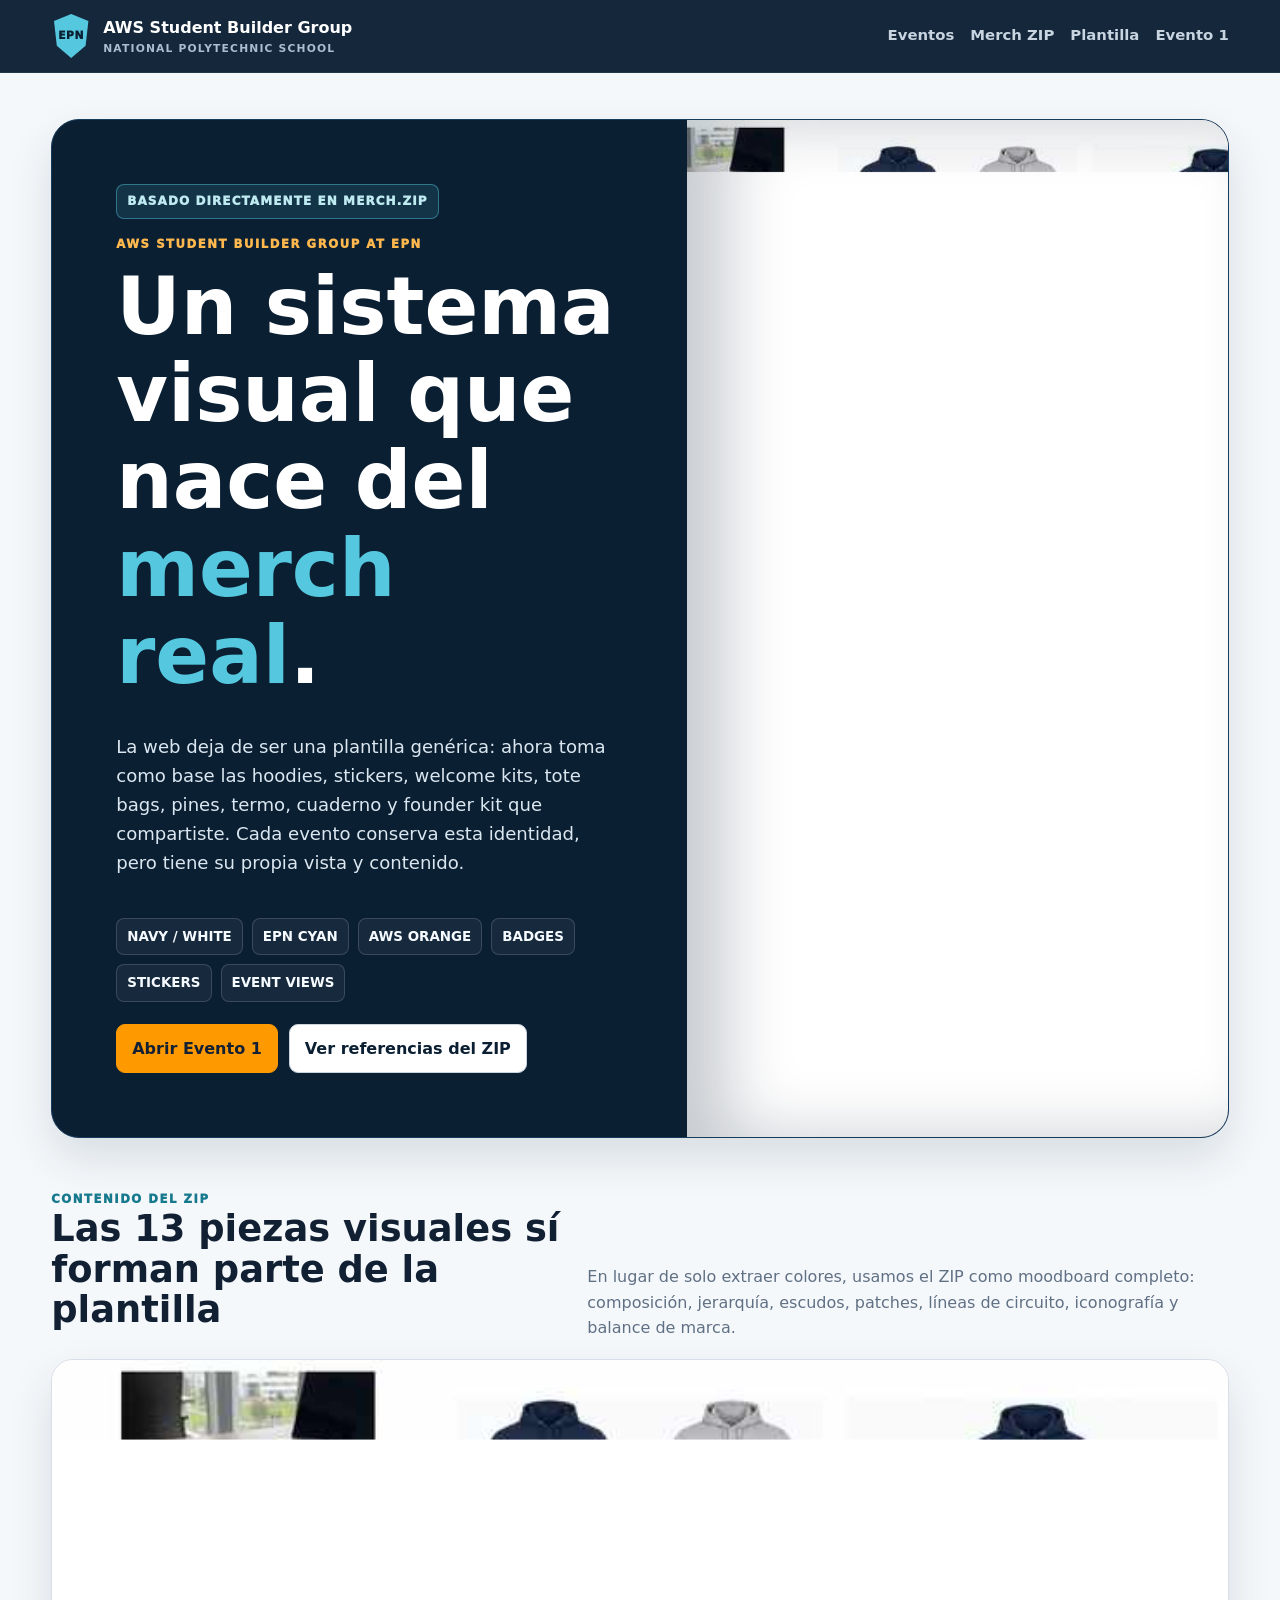
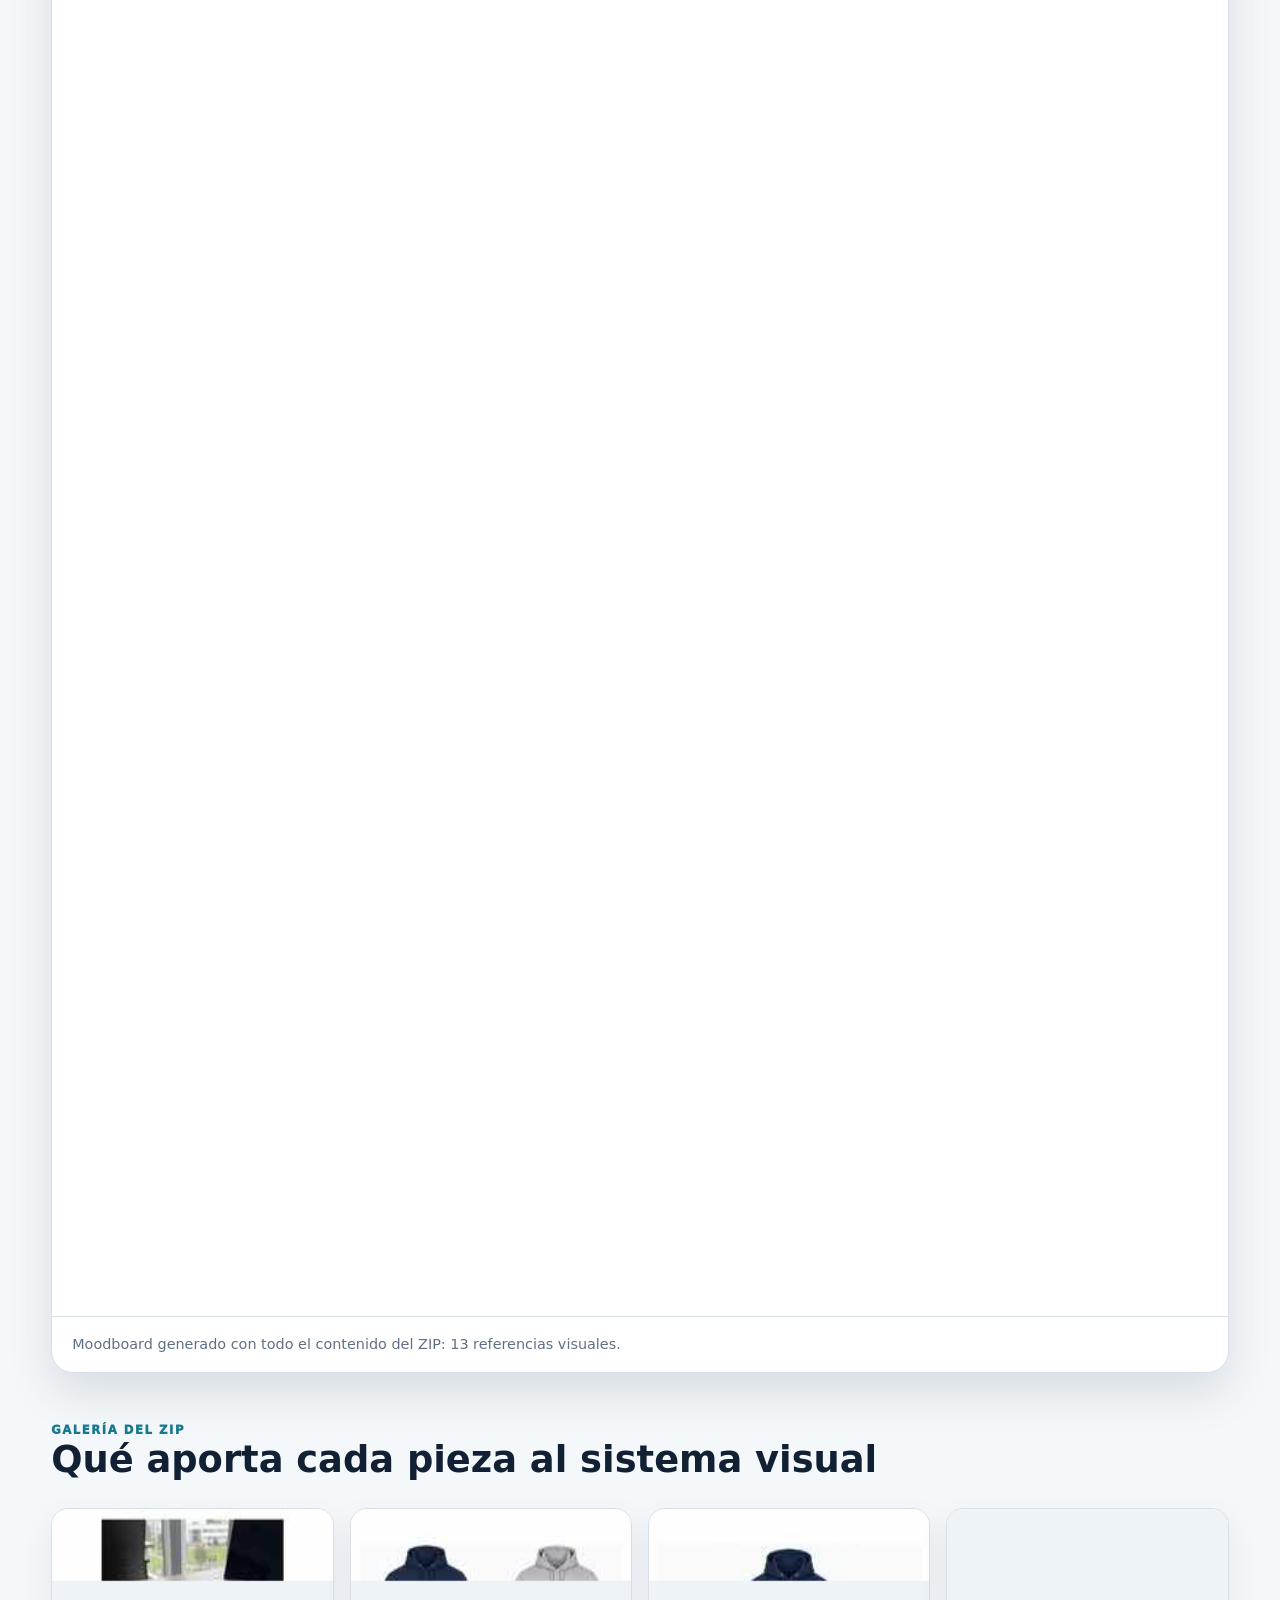
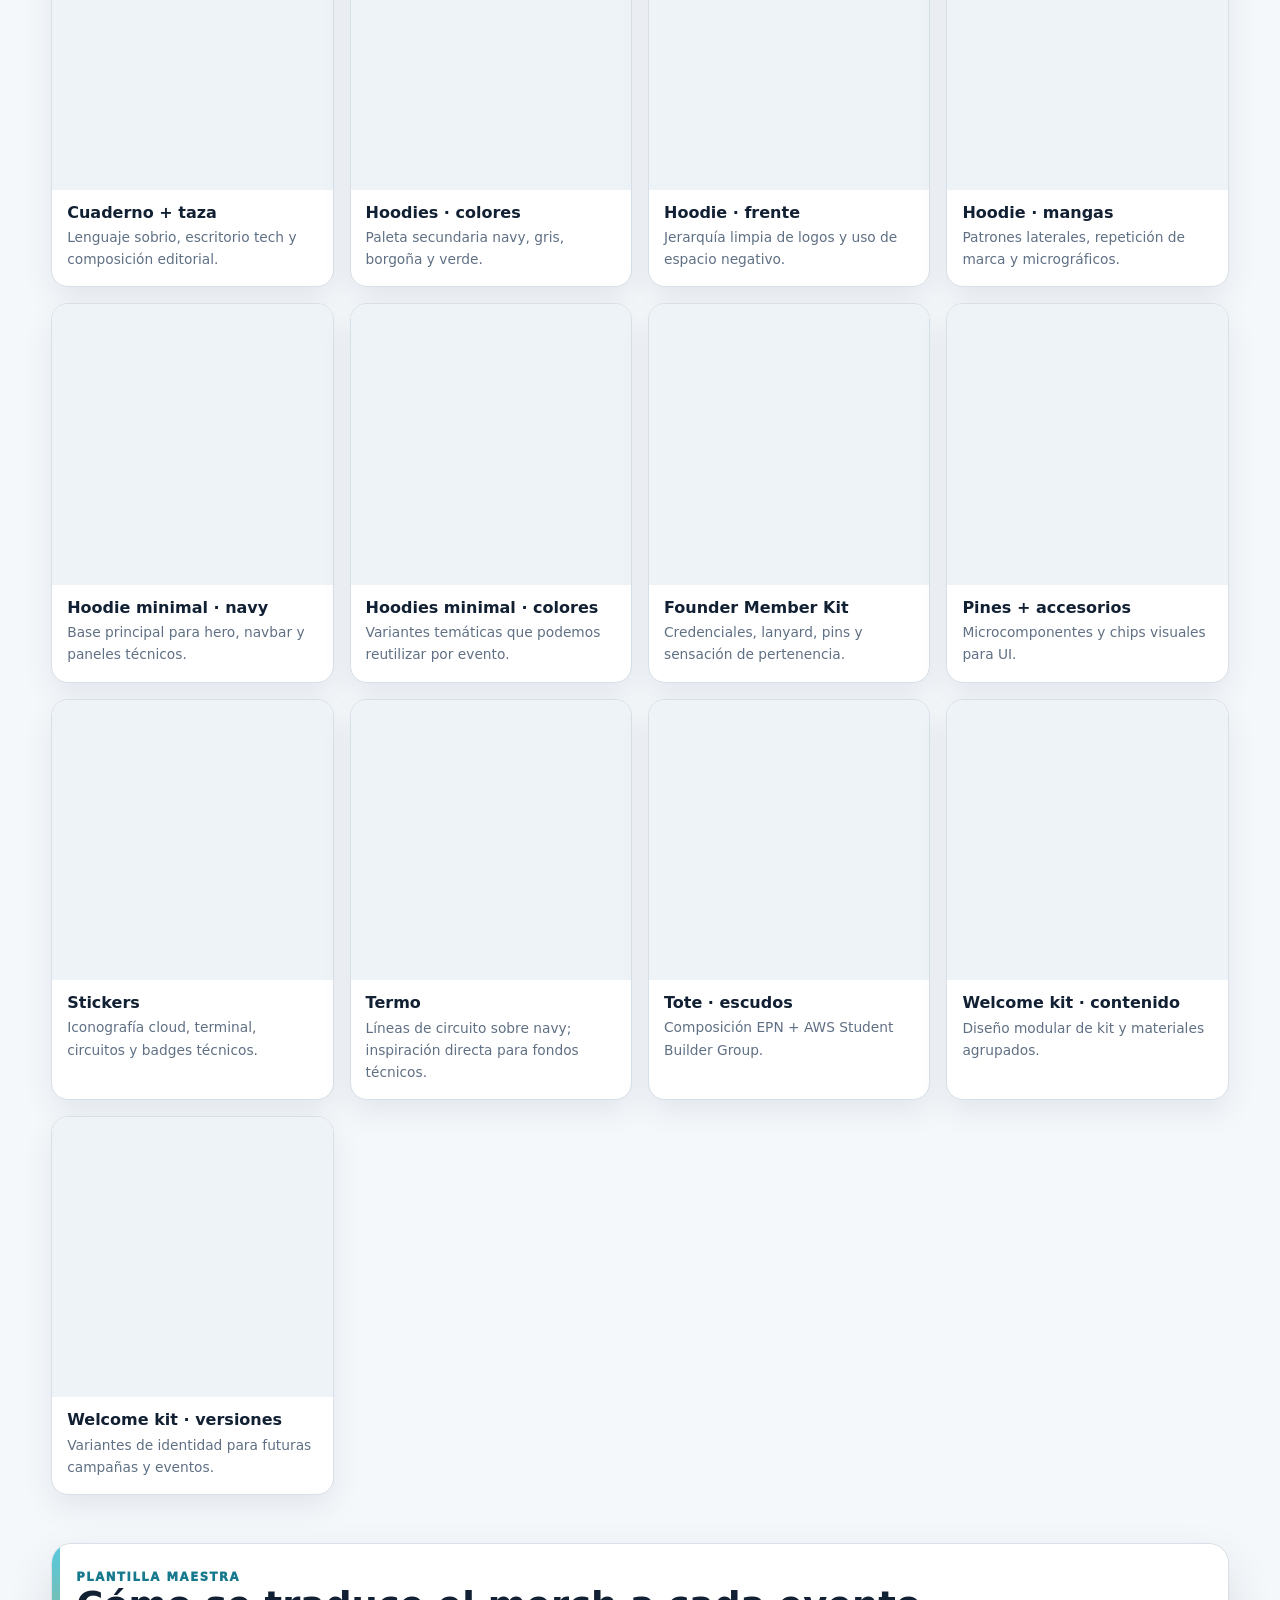
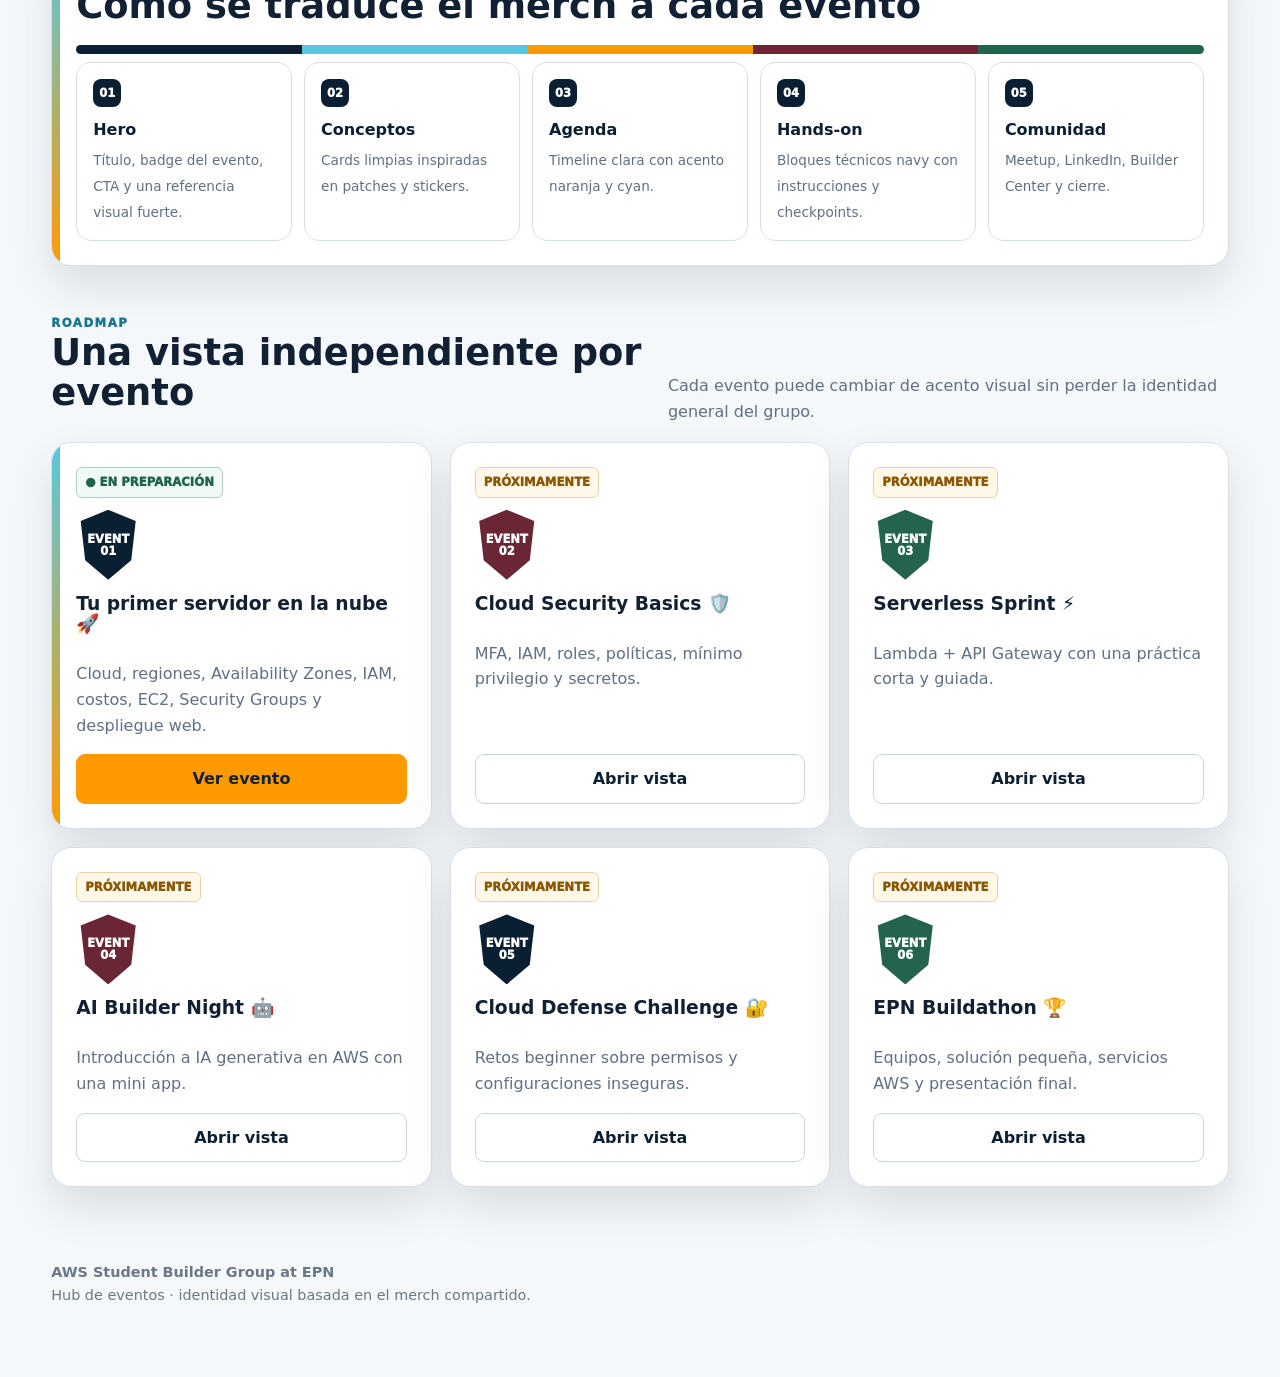
<file: index.html>
<!doctype html>
<html lang="es">
<head>
<meta charset="utf-8">
<meta name="viewport" content="width=device-width,initial-scale=1">
<title>AWS Student Builder Group at EPN · Eventos</title>
<meta name="description" content="Hub de eventos del AWS Student Builder Group at EPN, con identidad visual basada en el merch del grupo y una vista por evento.">
<link rel="stylesheet" href="./assets/styles.css">
</head>
<body>

<header class="topbar">
  <div class="wrap nav">
    <a class="brand" href="./">
      <span class="brand-shield">EPN</span>
      <span>
        <span class="brand-main">AWS Student Builder Group</span>
        <span class="brand-sub">National Polytechnic School</span>
      </span>
    </a>
    <nav class="navlinks">
      <a href="#eventos">Eventos</a>
      <a href="#merch">Merch ZIP</a>
      <a href="#plantilla">Plantilla</a>
      <a href="./eventos/evento-01/">Evento 1</a>
    </nav>
  </div>
</header>

<main class="wrap">

<section class="hero">
  <div class="hero-merch">
    <div class="hero-merch-copy">
      <span class="zip-badge">Basado directamente en merch.zip</span>
      <div class="eyebrow">AWS Student Builder Group at EPN</div>
      <h1>Un sistema visual que nace del <span>merch real</span>.</h1>
      <p class="lead">
        La web deja de ser una plantilla genérica: ahora toma como base las hoodies, stickers,
        welcome kits, tote bags, pines, termo, cuaderno y founder kit que compartiste.
        Cada evento conserva esta identidad, pero tiene su propia vista y contenido.
      </p>
      <div class="chips">
        <span class="chip">NAVY / WHITE</span>
        <span class="chip">EPN CYAN</span>
        <span class="chip">AWS ORANGE</span>
        <span class="chip">BADGES</span>
        <span class="chip">STICKERS</span>
        <span class="chip">EVENT VIEWS</span>
      </div>
      <div class="btns">
        <a class="btn primary" href="./eventos/evento-01/">Abrir Evento 1</a>
        <a class="btn" href="#merch">Ver referencias del ZIP</a>
      </div>
    </div>
    <div class="hero-merch-visual">
      <img src="./assets/merch/merch-contact.jpg" alt="Colección de merch del AWS Student Builder Group at EPN">
    </div>
  </div>
</section>

<section id="merch">
  <div class="section-head">
    <div>
      <div class="kicker">Contenido del ZIP</div>
      <h2>Las 13 piezas visuales sí forman parte de la plantilla</h2>
    </div>
    <p>
      En lugar de solo extraer colores, usamos el ZIP como moodboard completo:
      composición, jerarquía, escudos, patches, líneas de circuito, iconografía y balance de marca.
    </p>
  </div>

  <div class="merch-board">
    <img src="./assets/merch/merch-contact.jpg" alt="Moodboard completo del merch">
    <div class="merch-board-caption">
      Moodboard generado con todo el contenido del ZIP: 13 referencias visuales.
    </div>
  </div>
</section>

<section>
  <div class="section-head">
    <div>
      <div class="kicker">Galería del ZIP</div>
      <h2>Qué aporta cada pieza al sistema visual</h2>
    </div>
  </div>

  <div class="merch-grid">
    <article class="merch-card"><div class="merch-thumb m1"></div><div class="body"><h3>Cuaderno + taza</h3><p>Lenguaje sobrio, escritorio tech y composición editorial.</p></div></article>
    <article class="merch-card"><div class="merch-thumb m2"></div><div class="body"><h3>Hoodies · colores</h3><p>Paleta secundaria navy, gris, borgoña y verde.</p></div></article>
    <article class="merch-card"><div class="merch-thumb m3"></div><div class="body"><h3>Hoodie · frente</h3><p>Jerarquía limpia de logos y uso de espacio negativo.</p></div></article>
    <article class="merch-card"><div class="merch-thumb m4"></div><div class="body"><h3>Hoodie · mangas</h3><p>Patrones laterales, repetición de marca y micrográficos.</p></div></article>

    <article class="merch-card"><div class="merch-thumb m5"></div><div class="body"><h3>Hoodie minimal · navy</h3><p>Base principal para hero, navbar y paneles técnicos.</p></div></article>
    <article class="merch-card"><div class="merch-thumb m6"></div><div class="body"><h3>Hoodies minimal · colores</h3><p>Variantes temáticas que podemos reutilizar por evento.</p></div></article>
    <article class="merch-card"><div class="merch-thumb m7"></div><div class="body"><h3>Founder Member Kit</h3><p>Credenciales, lanyard, pins y sensación de pertenencia.</p></div></article>
    <article class="merch-card"><div class="merch-thumb m8"></div><div class="body"><h3>Pines + accesorios</h3><p>Microcomponentes y chips visuales para UI.</p></div></article>

    <article class="merch-card"><div class="merch-thumb m9"></div><div class="body"><h3>Stickers</h3><p>Iconografía cloud, terminal, circuitos y badges técnicos.</p></div></article>
    <article class="merch-card"><div class="merch-thumb m10"></div><div class="body"><h3>Termo</h3><p>Líneas de circuito sobre navy; inspiración directa para fondos técnicos.</p></div></article>
    <article class="merch-card"><div class="merch-thumb m11"></div><div class="body"><h3>Tote · escudos</h3><p>Composición EPN + AWS Student Builder Group.</p></div></article>
    <article class="merch-card"><div class="merch-thumb m12"></div><div class="body"><h3>Welcome kit · contenido</h3><p>Diseño modular de kit y materiales agrupados.</p></div></article>

    <article class="merch-card"><div class="merch-thumb m13"></div><div class="body"><h3>Welcome kit · versiones</h3><p>Variantes de identidad para futuras campañas y eventos.</p></div></article>
  </div>
</section>

<section id="plantilla">
  <div class="card badged">
    <div class="kicker">Plantilla maestra</div>
    <h2>Cómo se traduce el merch a cada evento</h2>

    <div class="event-theme-bar"><i></i><i></i><i></i><i></i><i></i></div>

    <div class="template-anatomy">
      <div class="anatomy-step" data-step="01"><b>Hero</b><span>Título, badge del evento, CTA y una referencia visual fuerte.</span></div>
      <div class="anatomy-step" data-step="02"><b>Conceptos</b><span>Cards limpias inspiradas en patches y stickers.</span></div>
      <div class="anatomy-step" data-step="03"><b>Agenda</b><span>Timeline clara con acento naranja y cyan.</span></div>
      <div class="anatomy-step" data-step="04"><b>Hands-on</b><span>Bloques técnicos navy con instrucciones y checkpoints.</span></div>
      <div class="anatomy-step" data-step="05"><b>Comunidad</b><span>Meetup, LinkedIn, Builder Center y cierre.</span></div>
    </div>
  </div>
</section>

<section id="eventos">
  <div class="section-head">
    <div>
      <div class="kicker">Roadmap</div>
      <h2>Una vista independiente por evento</h2>
    </div>
    <p>Cada evento puede cambiar de acento visual sin perder la identidad general del grupo.</p>
  </div>

  <div class="grid">
    <article class="card event-card badged">
      <span class="status live">● EN PREPARACIÓN</span>
      <div class="event-badge">EVENT<br>01</div>
      <h3>Tu primer servidor en la nube 🚀</h3>
      <p>Cloud, regiones, Availability Zones, IAM, costos, EC2, Security Groups y despliegue web.</p>
      <div class="spacer"></div>
      <a class="btn primary" href="./eventos/evento-01/">Ver evento</a>
    </article>

    <article class="card event-card">
      <span class="status soon">PRÓXIMAMENTE</span>
      <div class="event-badge">EVENT<br>02</div>
      <h3>Cloud Security Basics 🛡️</h3>
      <p>MFA, IAM, roles, políticas, mínimo privilegio y secretos.</p>
      <div class="spacer"></div>
      <a class="btn" href="./eventos/evento-02/">Abrir vista</a>
    </article>

    <article class="card event-card">
      <span class="status soon">PRÓXIMAMENTE</span>
      <div class="event-badge">EVENT<br>03</div>
      <h3>Serverless Sprint ⚡</h3>
      <p>Lambda + API Gateway con una práctica corta y guiada.</p>
      <div class="spacer"></div>
      <a class="btn" href="./eventos/evento-03/">Abrir vista</a>
    </article>

    <article class="card event-card">
      <span class="status soon">PRÓXIMAMENTE</span>
      <div class="event-badge">EVENT<br>04</div>
      <h3>AI Builder Night 🤖</h3>
      <p>Introducción a IA generativa en AWS con una mini app.</p>
      <div class="spacer"></div>
      <a class="btn" href="./eventos/evento-04/">Abrir vista</a>
    </article>

    <article class="card event-card">
      <span class="status soon">PRÓXIMAMENTE</span>
      <div class="event-badge">EVENT<br>05</div>
      <h3>Cloud Defense Challenge 🔐</h3>
      <p>Retos beginner sobre permisos y configuraciones inseguras.</p>
      <div class="spacer"></div>
      <a class="btn" href="./eventos/evento-05/">Abrir vista</a>
    </article>

    <article class="card event-card">
      <span class="status soon">PRÓXIMAMENTE</span>
      <div class="event-badge">EVENT<br>06</div>
      <h3>EPN Buildathon 🏆</h3>
      <p>Equipos, solución pequeña, servicios AWS y presentación final.</p>
      <div class="spacer"></div>
      <a class="btn" href="./eventos/evento-06/">Abrir vista</a>
    </article>
  </div>
</section>

<footer class="footer">
  <b>AWS Student Builder Group at EPN</b><br>
  Hub de eventos · identidad visual basada en el merch compartido.
</footer>

</main>
</body>
</html>
</file>
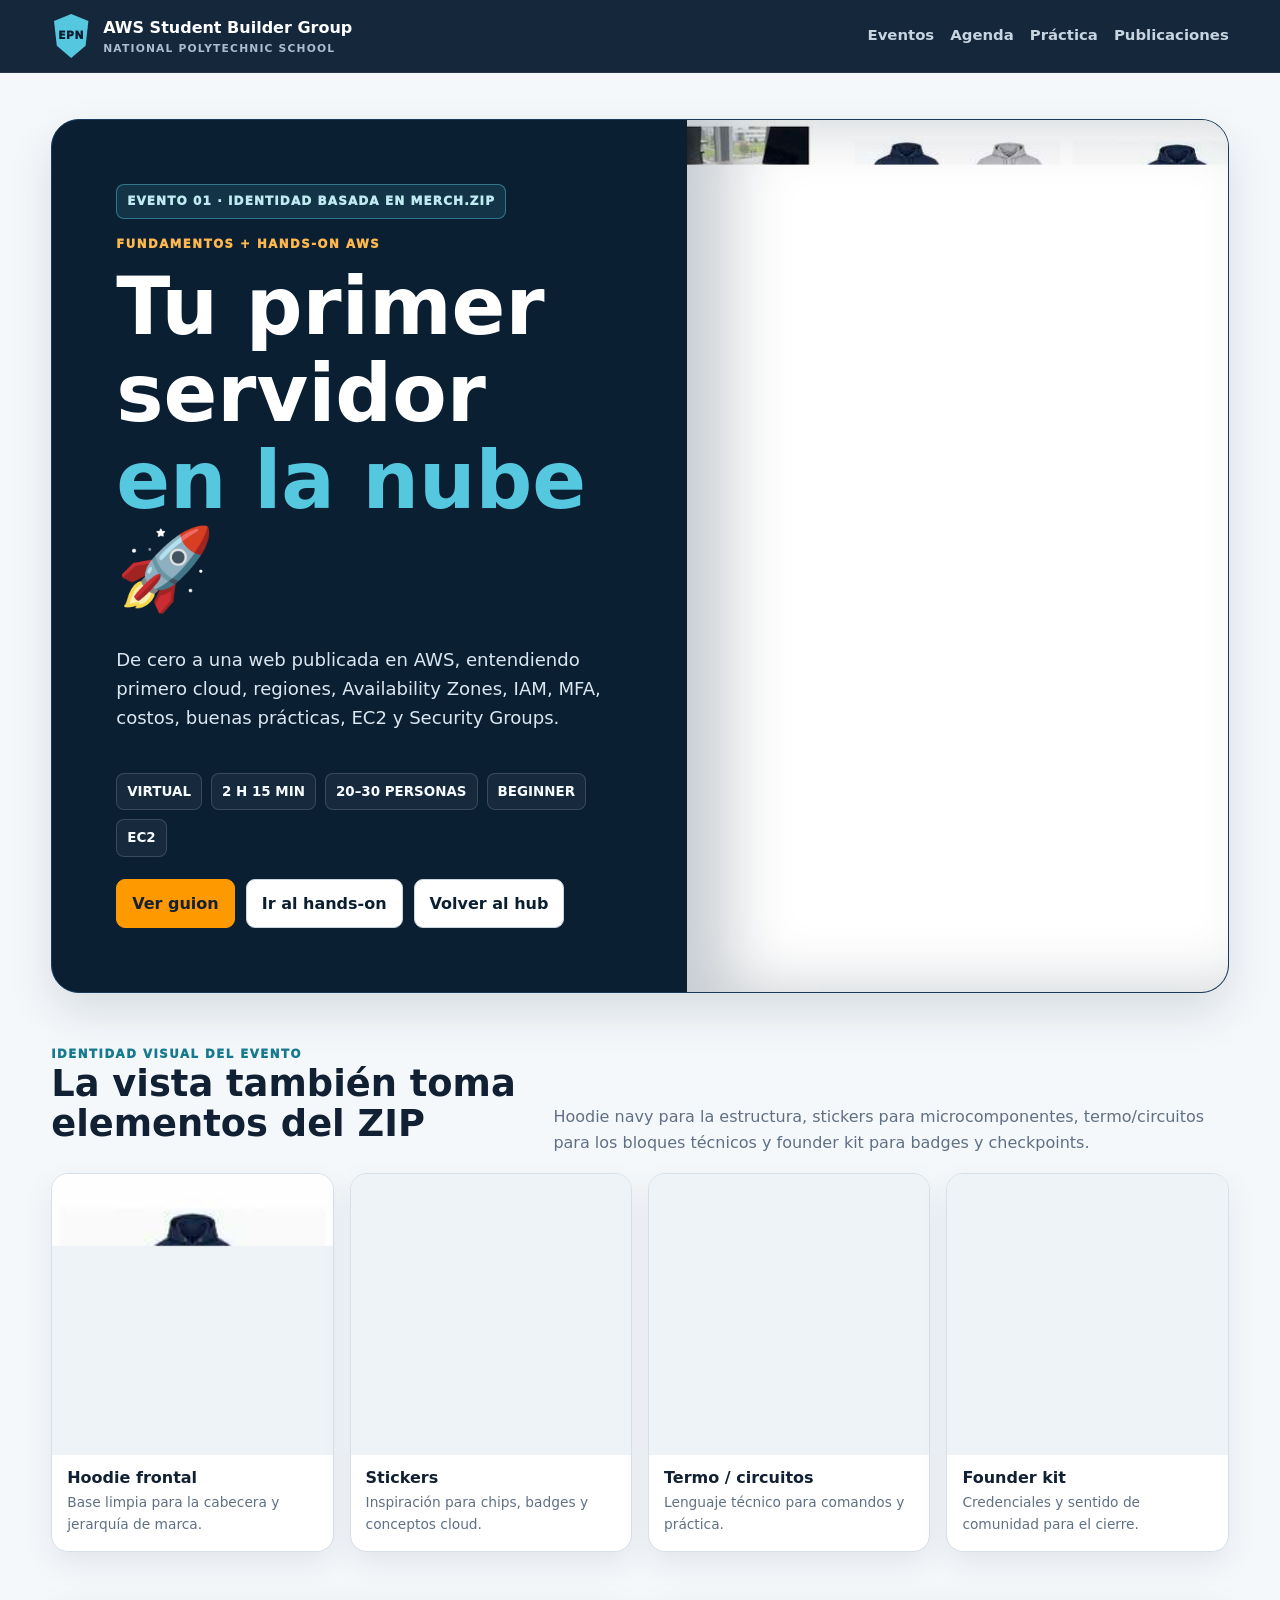
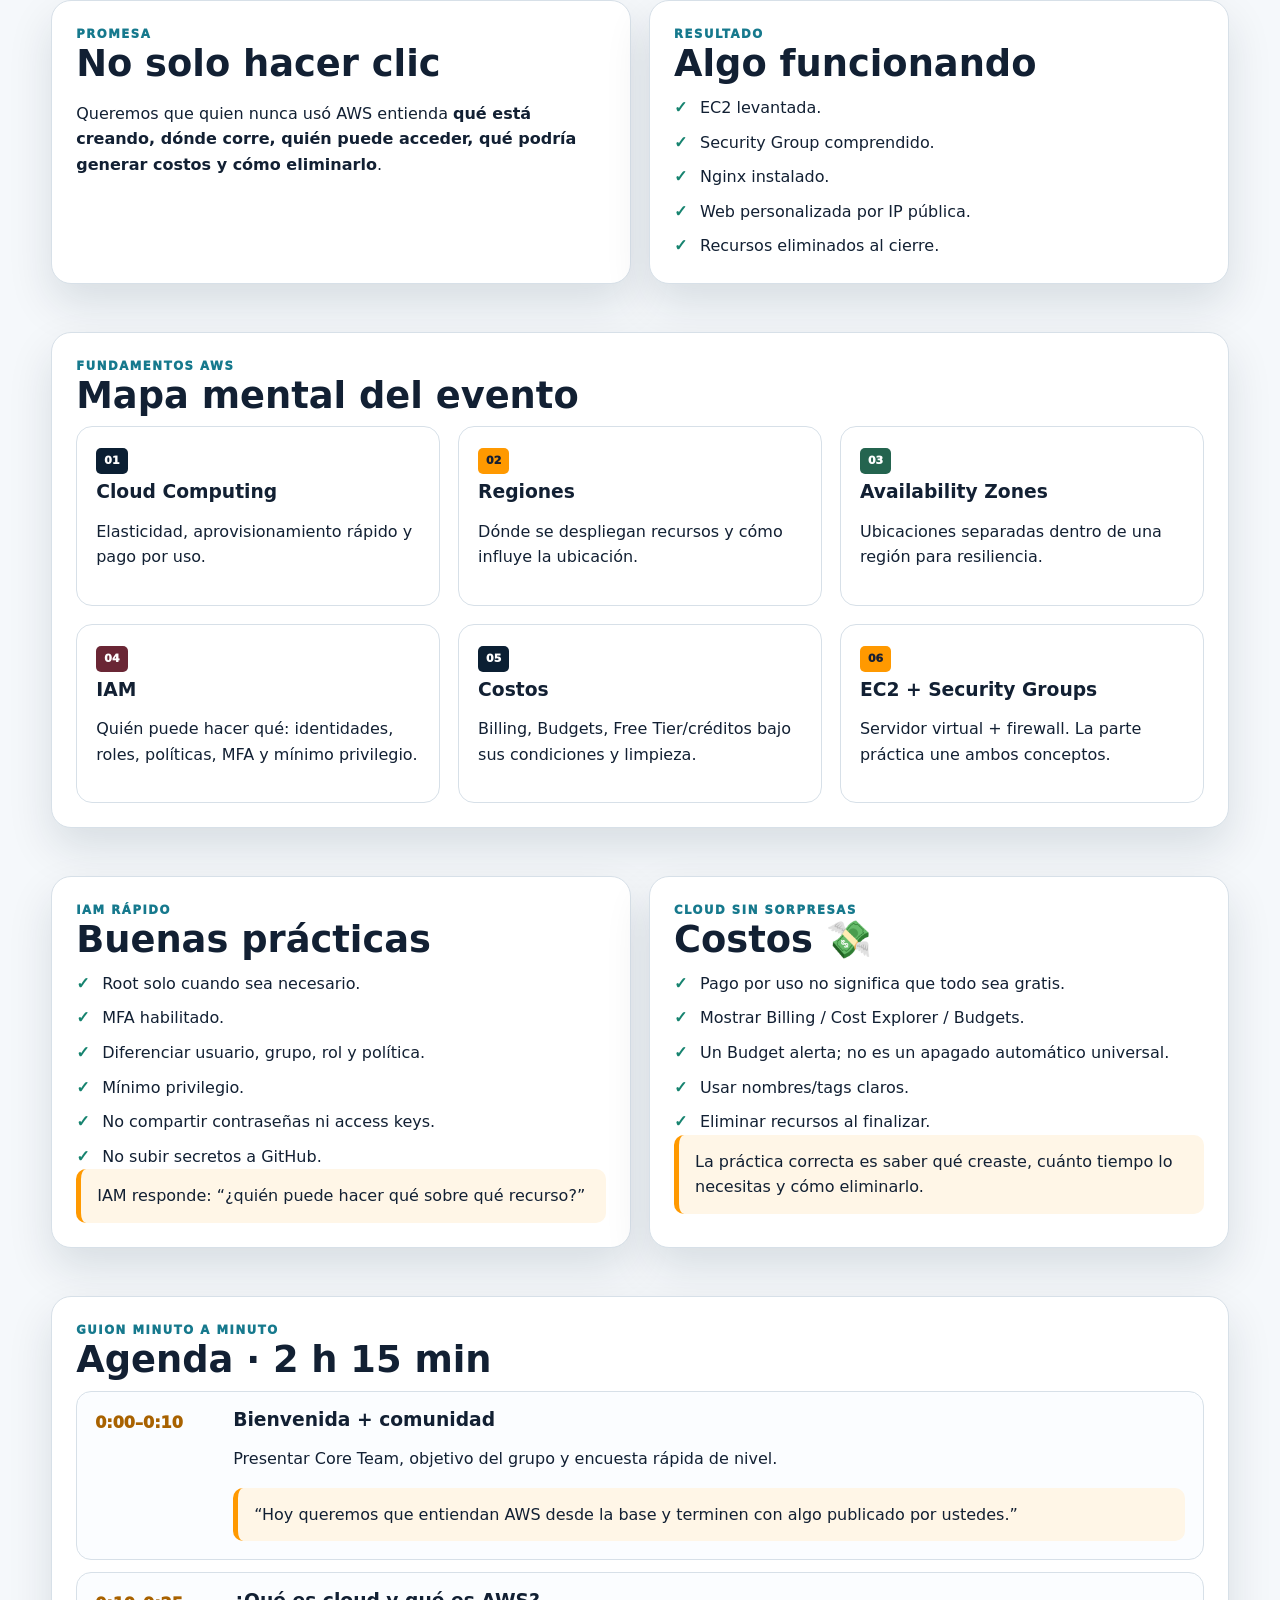
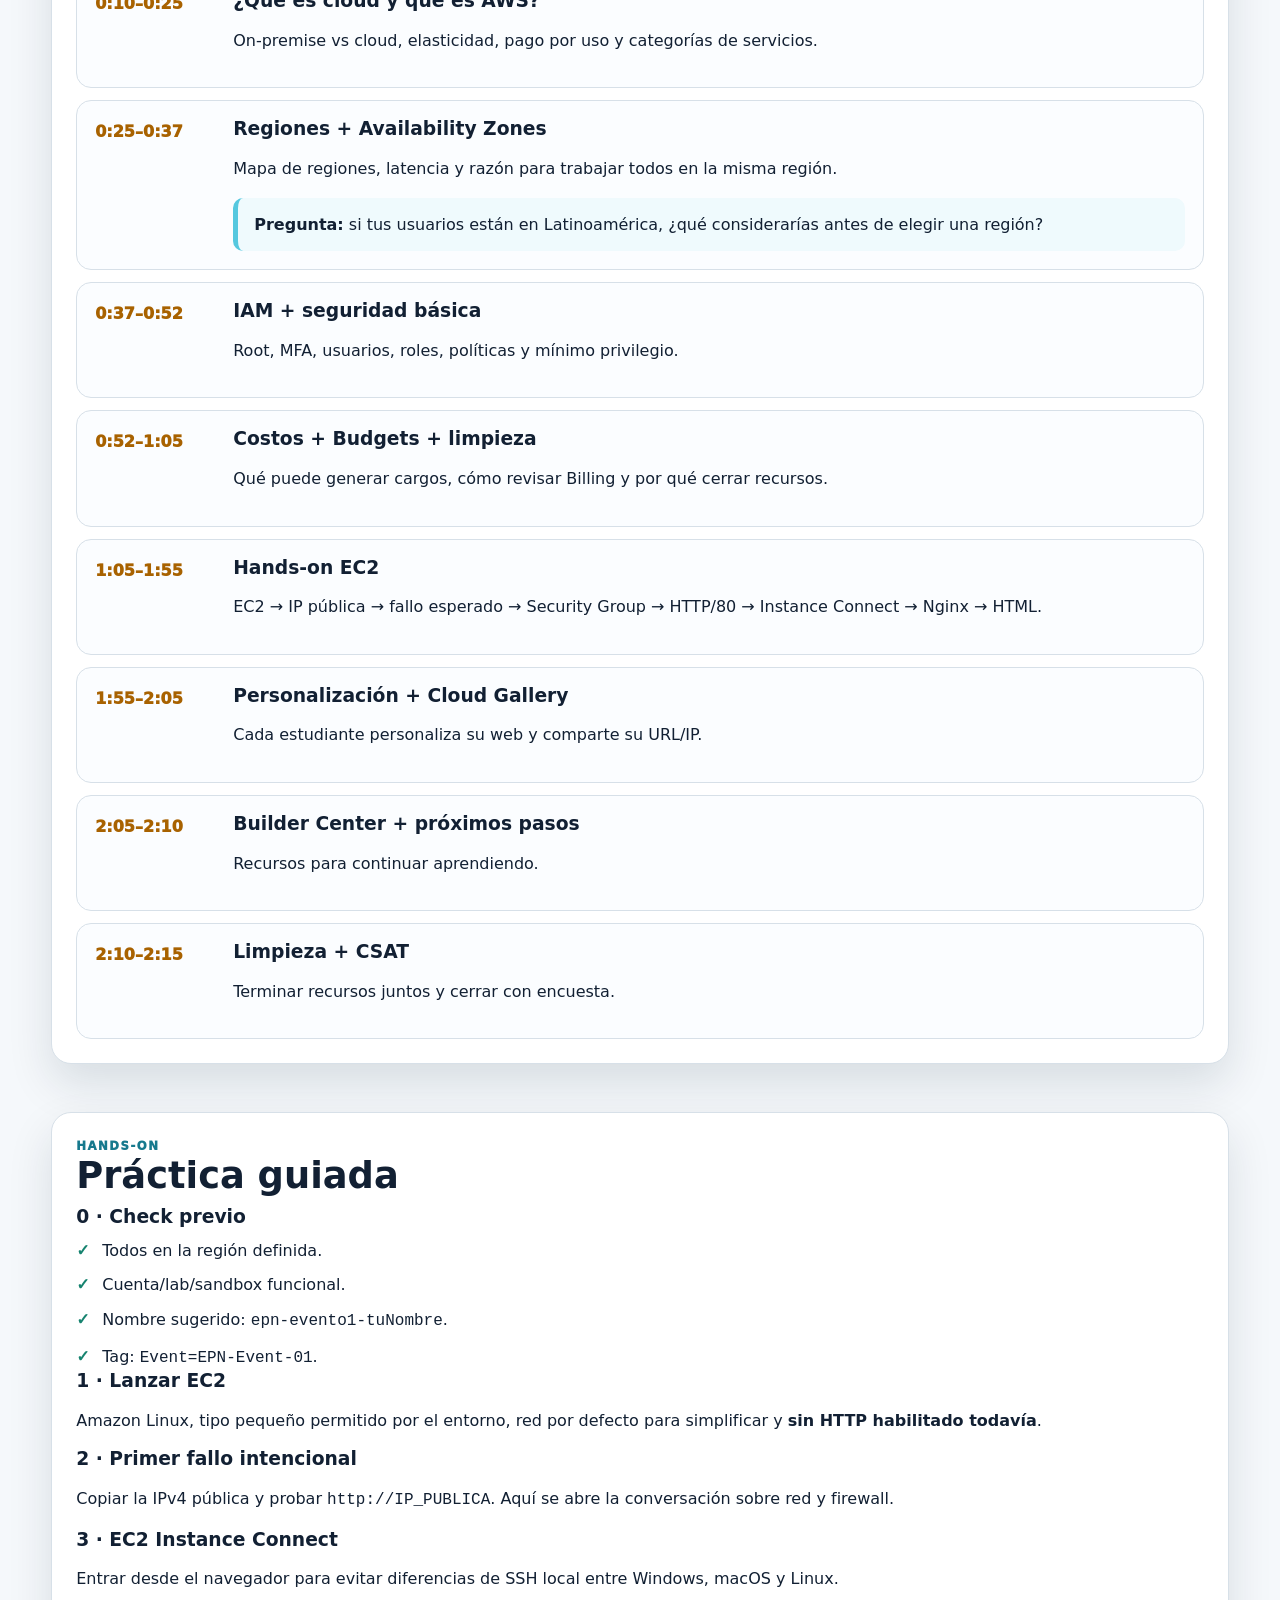
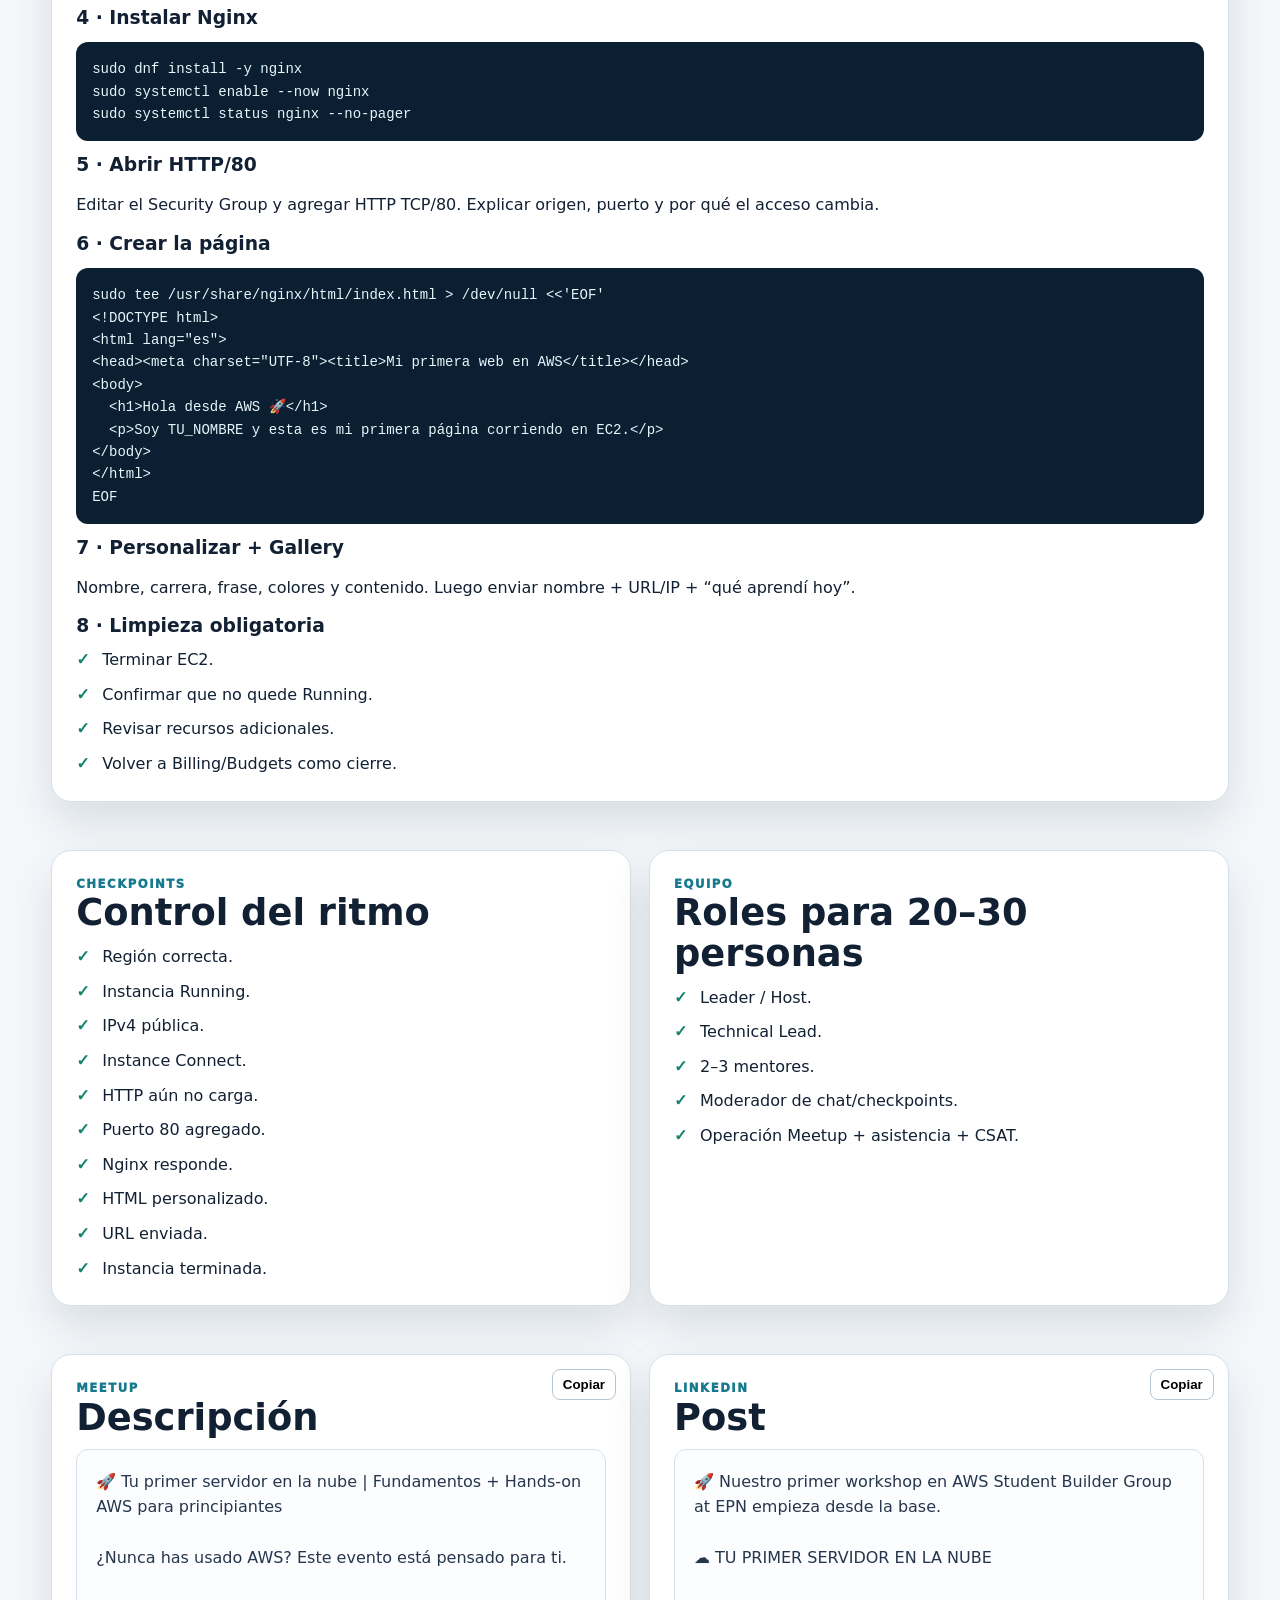
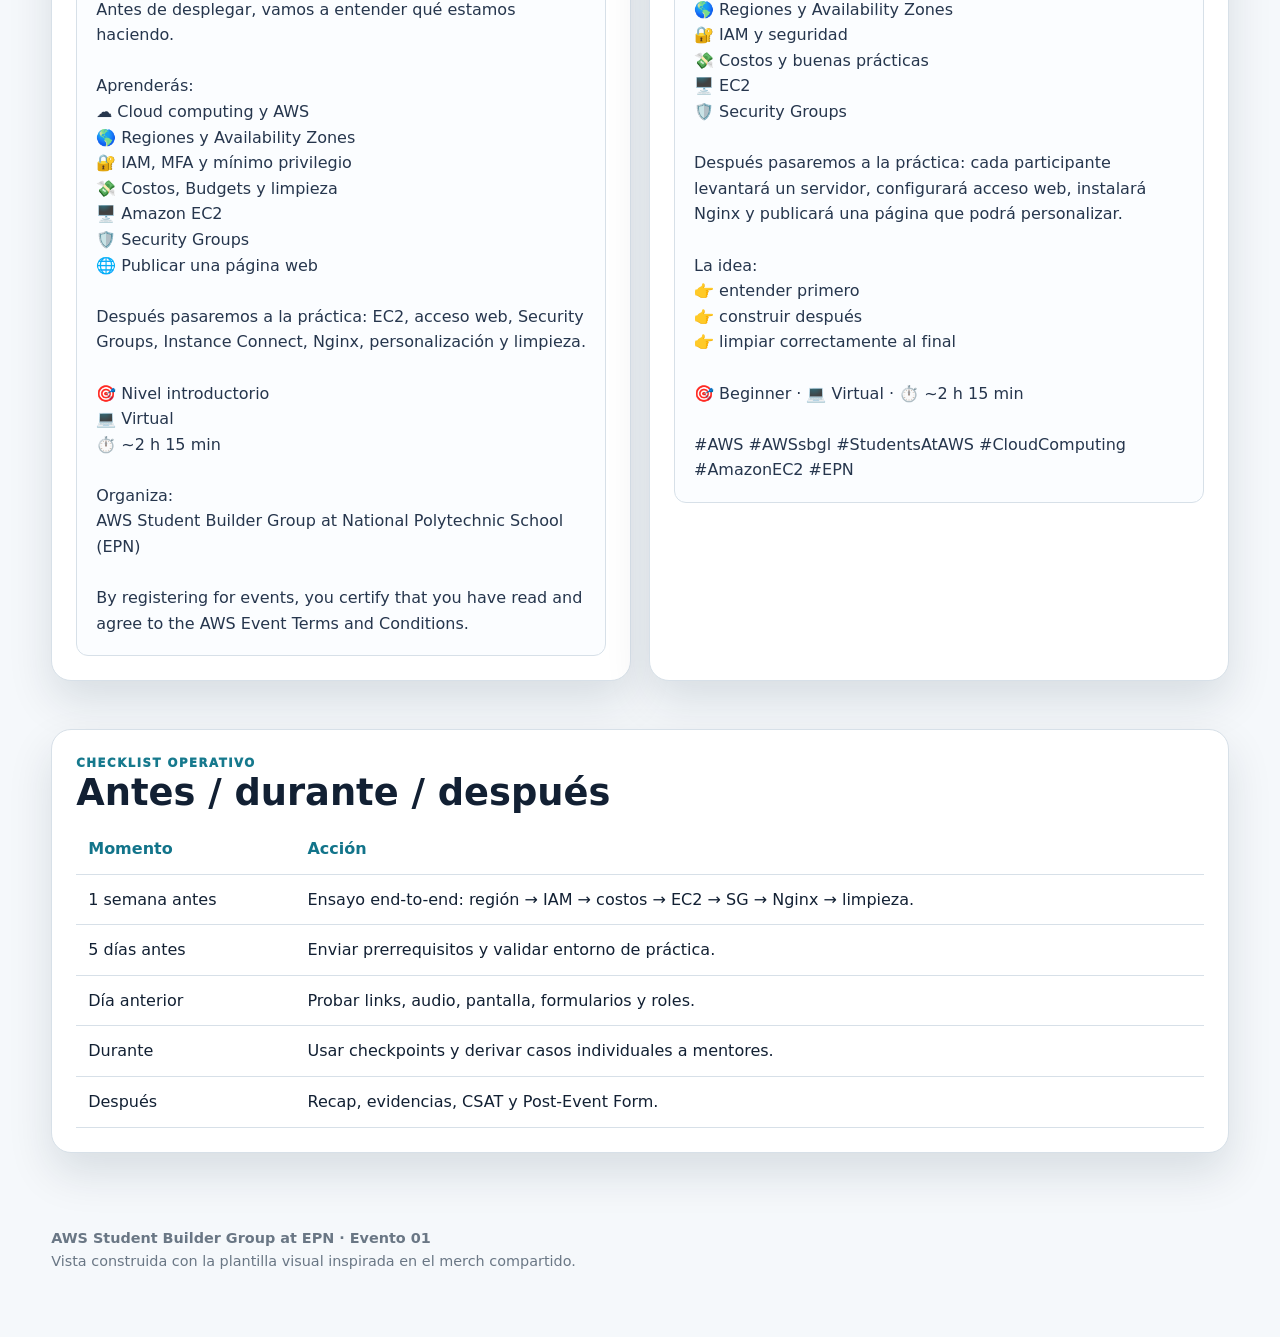
<file: eventos/evento-01/index.html>
<!doctype html><html lang="es"><head><meta charset="utf-8"><meta name="viewport" content="width=device-width,initial-scale=1">
<title>Evento 01 · Tu primer servidor en la nube</title>
<meta name="description" content="Plan completo del Evento 1 del AWS Student Builder Group at EPN.">
<link rel="stylesheet" href="../../assets/styles.css"></head><body>
<header class="topbar"><div class="wrap nav"><a class="brand" href="../../"><span class="brand-shield">EPN</span><span><span class="brand-main">AWS Student Builder Group</span><span class="brand-sub">National Polytechnic School</span></span></a><nav class="navlinks"><a href="../../">Eventos</a><a href="#agenda">Agenda</a><a href="#practica">Práctica</a><a href="#publicaciones">Publicaciones</a></nav></div></header>

<main class="wrap">
<section class="hero">
<div class="hero-merch">
  <div class="hero-merch-copy">
    <span class="zip-badge">Evento 01 · identidad basada en merch.zip</span>
    <div class="eyebrow">Fundamentos + Hands-on AWS</div>
    <h1>Tu primer servidor <span>en la nube</span> 🚀</h1>
    <p class="lead">De cero a una web publicada en AWS, entendiendo primero cloud, regiones, Availability Zones, IAM, MFA, costos, buenas prácticas, EC2 y Security Groups.</p>
    <div class="chips"><span class="chip">VIRTUAL</span><span class="chip">2 H 15 MIN</span><span class="chip">20–30 PERSONAS</span><span class="chip">BEGINNER</span><span class="chip">EC2</span></div>
    <div class="btns"><a class="btn primary" href="#agenda">Ver guion</a><a class="btn" href="#practica">Ir al hands-on</a><a class="btn" href="../../">Volver al hub</a></div>
  </div>
  <div class="hero-merch-visual">
    <img src="../../assets/merch/merch-contact.jpg" alt="Referencias visuales del merch del AWS Student Builder Group at EPN">
  </div>
</div>
</section>

<section>
<div class="section-head">
  <div><div class="kicker">Identidad visual del evento</div><h2>La vista también toma elementos del ZIP</h2></div>
  <p>Hoodie navy para la estructura, stickers para microcomponentes, termo/circuitos para los bloques técnicos y founder kit para badges y checkpoints.</p>
</div>
<div class="merch-grid">
  <article class="merch-card"><div class="merch-thumb m3"></div><div class="body"><h3>Hoodie frontal</h3><p>Base limpia para la cabecera y jerarquía de marca.</p></div></article>
  <article class="merch-card"><div class="merch-thumb m9"></div><div class="body"><h3>Stickers</h3><p>Inspiración para chips, badges y conceptos cloud.</p></div></article>
  <article class="merch-card"><div class="merch-thumb m10"></div><div class="body"><h3>Termo / circuitos</h3><p>Lenguaje técnico para comandos y práctica.</p></div></article>
  <article class="merch-card"><div class="merch-thumb m7"></div><div class="body"><h3>Founder kit</h3><p>Credenciales y sentido de comunidad para el cierre.</p></div></article>
</div>
</section>

<section><div class="two">
<div class="card stitched"><div class="kicker">Promesa</div><h2>No solo hacer clic</h2><p>Queremos que quien nunca usó AWS entienda <b>qué está creando, dónde corre, quién puede acceder, qué podría generar costos y cómo eliminarlo</b>.</p></div>
<div class="card stitched"><div class="kicker">Resultado</div><h2>Algo funcionando</h2><ul class="check"><li>EC2 levantada.</li><li>Security Group comprendido.</li><li>Nginx instalado.</li><li>Web personalizada por IP pública.</li><li>Recursos eliminados al cierre.</li></ul></div>
</div></section>

<section id="fundamentos"><div class="card"><div class="kicker">Fundamentos AWS</div><h2>Mapa mental del evento</h2>
<div class="grid">
<div class="concept"><span class="tag">01</span><h3>Cloud Computing</h3><p>Elasticidad, aprovisionamiento rápido y pago por uso.</p></div>
<div class="concept orange"><span class="tag">02</span><h3>Regiones</h3><p>Dónde se despliegan recursos y cómo influye la ubicación.</p></div>
<div class="concept green"><span class="tag">03</span><h3>Availability Zones</h3><p>Ubicaciones separadas dentro de una región para resiliencia.</p></div>
<div class="concept purple"><span class="tag">04</span><h3>IAM</h3><p>Quién puede hacer qué: identidades, roles, políticas, MFA y mínimo privilegio.</p></div>
<div class="concept"><span class="tag">05</span><h3>Costos</h3><p>Billing, Budgets, Free Tier/créditos bajo sus condiciones y limpieza.</p></div>
<div class="concept orange"><span class="tag">06</span><h3>EC2 + Security Groups</h3><p>Servidor virtual + firewall. La parte práctica une ambos conceptos.</p></div>
</div></div></section>

<section><div class="two">
<div class="card"><div class="kicker">IAM rápido</div><h2>Buenas prácticas</h2><ul class="check"><li>Root solo cuando sea necesario.</li><li>MFA habilitado.</li><li>Diferenciar usuario, grupo, rol y política.</li><li>Mínimo privilegio.</li><li>No compartir contraseñas ni access keys.</li><li>No subir secretos a GitHub.</li></ul><div class="speaker">IAM responde: “¿quién puede hacer qué sobre qué recurso?”</div></div>
<div class="card"><div class="kicker">Cloud sin sorpresas</div><h2>Costos 💸</h2><ul class="check"><li>Pago por uso no significa que todo sea gratis.</li><li>Mostrar Billing / Cost Explorer / Budgets.</li><li>Un Budget alerta; no es un apagado automático universal.</li><li>Usar nombres/tags claros.</li><li>Eliminar recursos al finalizar.</li></ul><div class="speaker">La práctica correcta es saber qué creaste, cuánto tiempo lo necesitas y cómo eliminarlo.</div></div>
</div></section>

<section id="agenda"><div class="card"><div class="kicker">Guion minuto a minuto</div><h2>Agenda · 2 h 15 min</h2><div class="timeline">
<div class="slot"><div class="time">0:00–0:10</div><div><h3>Bienvenida + comunidad</h3><p>Presentar Core Team, objetivo del grupo y encuesta rápida de nivel.</p><div class="speaker">“Hoy queremos que entiendan AWS desde la base y terminen con algo publicado por ustedes.”</div></div></div>
<div class="slot"><div class="time">0:10–0:25</div><div><h3>¿Qué es cloud y qué es AWS?</h3><p>On-premise vs cloud, elasticidad, pago por uso y categorías de servicios.</p></div></div>
<div class="slot"><div class="time">0:25–0:37</div><div><h3>Regiones + Availability Zones</h3><p>Mapa de regiones, latencia y razón para trabajar todos en la misma región.</p><div class="note"><b>Pregunta:</b> si tus usuarios están en Latinoamérica, ¿qué considerarías antes de elegir una región?</div></div></div>
<div class="slot"><div class="time">0:37–0:52</div><div><h3>IAM + seguridad básica</h3><p>Root, MFA, usuarios, roles, políticas y mínimo privilegio.</p></div></div>
<div class="slot"><div class="time">0:52–1:05</div><div><h3>Costos + Budgets + limpieza</h3><p>Qué puede generar cargos, cómo revisar Billing y por qué cerrar recursos.</p></div></div>
<div class="slot"><div class="time">1:05–1:55</div><div><h3>Hands-on EC2</h3><p>EC2 → IP pública → fallo esperado → Security Group → HTTP/80 → Instance Connect → Nginx → HTML.</p></div></div>
<div class="slot"><div class="time">1:55–2:05</div><div><h3>Personalización + Cloud Gallery</h3><p>Cada estudiante personaliza su web y comparte su URL/IP.</p></div></div>
<div class="slot"><div class="time">2:05–2:10</div><div><h3>Builder Center + próximos pasos</h3><p>Recursos para continuar aprendiendo.</p></div></div>
<div class="slot"><div class="time">2:10–2:15</div><div><h3>Limpieza + CSAT</h3><p>Terminar recursos juntos y cerrar con encuesta.</p></div></div>
</div></div></section>

<section id="practica"><div class="card"><div class="kicker">Hands-on</div><h2>Práctica guiada</h2>
<h3>0 · Check previo</h3><ul class="check"><li>Todos en la región definida.</li><li>Cuenta/lab/sandbox funcional.</li><li>Nombre sugerido: <code>epn-evento1-tuNombre</code>.</li><li>Tag: <code>Event=EPN-Event-01</code>.</li></ul>
<h3>1 · Lanzar EC2</h3><p>Amazon Linux, tipo pequeño permitido por el entorno, red por defecto para simplificar y <b>sin HTTP habilitado todavía</b>.</p>
<h3>2 · Primer fallo intencional</h3><p>Copiar la IPv4 pública y probar <code>http://IP_PUBLICA</code>. Aquí se abre la conversación sobre red y firewall.</p>
<h3>3 · EC2 Instance Connect</h3><p>Entrar desde el navegador para evitar diferencias de SSH local entre Windows, macOS y Linux.</p>
<h3>4 · Instalar Nginx</h3>
<pre class="code">sudo dnf install -y nginx
sudo systemctl enable --now nginx
sudo systemctl status nginx --no-pager</pre>
<h3>5 · Abrir HTTP/80</h3><p>Editar el Security Group y agregar HTTP TCP/80. Explicar origen, puerto y por qué el acceso cambia.</p>
<h3>6 · Crear la página</h3>
<pre class="code">sudo tee /usr/share/nginx/html/index.html &gt; /dev/null &lt;&lt;'EOF'
&lt;!DOCTYPE html&gt;
&lt;html lang="es"&gt;
&lt;head&gt;&lt;meta charset="UTF-8"&gt;&lt;title&gt;Mi primera web en AWS&lt;/title&gt;&lt;/head&gt;
&lt;body&gt;
  &lt;h1&gt;Hola desde AWS 🚀&lt;/h1&gt;
  &lt;p&gt;Soy TU_NOMBRE y esta es mi primera página corriendo en EC2.&lt;/p&gt;
&lt;/body&gt;
&lt;/html&gt;
EOF</pre>
<h3>7 · Personalizar + Gallery</h3><p>Nombre, carrera, frase, colores y contenido. Luego enviar nombre + URL/IP + “qué aprendí hoy”.</p>
<h3>8 · Limpieza obligatoria</h3><ul class="check"><li>Terminar EC2.</li><li>Confirmar que no quede Running.</li><li>Revisar recursos adicionales.</li><li>Volver a Billing/Budgets como cierre.</li></ul>
</div></section>

<section><div class="two">
<div class="card"><div class="kicker">Checkpoints</div><h2>Control del ritmo</h2><ul class="check"><li>Región correcta.</li><li>Instancia Running.</li><li>IPv4 pública.</li><li>Instance Connect.</li><li>HTTP aún no carga.</li><li>Puerto 80 agregado.</li><li>Nginx responde.</li><li>HTML personalizado.</li><li>URL enviada.</li><li>Instancia terminada.</li></ul></div>
<div class="card"><div class="kicker">Equipo</div><h2>Roles para 20–30 personas</h2><ul class="check"><li>Leader / Host.</li><li>Technical Lead.</li><li>2–3 mentores.</li><li>Moderador de chat/checkpoints.</li><li>Operación Meetup + asistencia + CSAT.</li></ul></div>
</div></section>

<section id="publicaciones"><div class="two">
<div class="card copybox"><button onclick="copyBlock('meetupText',this)">Copiar</button><div class="kicker">Meetup</div><h2>Descripción</h2><div id="meetupText" class="copytext">🚀 Tu primer servidor en la nube | Fundamentos + Hands-on AWS para principiantes

¿Nunca has usado AWS? Este evento está pensado para ti.

Antes de desplegar, vamos a entender qué estamos haciendo.

Aprenderás:
☁️ Cloud computing y AWS
🌎 Regiones y Availability Zones
🔐 IAM, MFA y mínimo privilegio
💸 Costos, Budgets y limpieza
🖥️ Amazon EC2
🛡️ Security Groups
🌐 Publicar una página web

Después pasaremos a la práctica: EC2, acceso web, Security Groups, Instance Connect, Nginx, personalización y limpieza.

🎯 Nivel introductorio
💻 Virtual
⏱️ ~2 h 15 min

Organiza:
AWS Student Builder Group at National Polytechnic School (EPN)

By registering for events, you certify that you have read and agree to the AWS Event Terms and Conditions.</div></div>

<div class="card copybox"><button onclick="copyBlock('linkedinText',this)">Copiar</button><div class="kicker">LinkedIn</div><h2>Post</h2><div id="linkedinText" class="copytext">🚀 Nuestro primer workshop en AWS Student Builder Group at EPN empieza desde la base.

☁️ TU PRIMER SERVIDOR EN LA NUBE

🌎 Regiones y Availability Zones
🔐 IAM y seguridad
💸 Costos y buenas prácticas
🖥️ EC2
🛡️ Security Groups

Después pasaremos a la práctica: cada participante levantará un servidor, configurará acceso web, instalará Nginx y publicará una página que podrá personalizar.

La idea:
👉 entender primero
👉 construir después
👉 limpiar correctamente al final

🎯 Beginner · 💻 Virtual · ⏱️ ~2 h 15 min

#AWS #AWSsbgl #StudentsAtAWS #CloudComputing #AmazonEC2 #EPN</div></div>
</div></section>

<section><div class="card"><div class="kicker">Checklist operativo</div><h2>Antes / durante / después</h2><table><thead><tr><th>Momento</th><th>Acción</th></tr></thead><tbody>
<tr><td>1 semana antes</td><td>Ensayo end-to-end: región → IAM → costos → EC2 → SG → Nginx → limpieza.</td></tr>
<tr><td>5 días antes</td><td>Enviar prerrequisitos y validar entorno de práctica.</td></tr>
<tr><td>Día anterior</td><td>Probar links, audio, pantalla, formularios y roles.</td></tr>
<tr><td>Durante</td><td>Usar checkpoints y derivar casos individuales a mentores.</td></tr>
<tr><td>Después</td><td>Recap, evidencias, CSAT y Post-Event Form.</td></tr>
</tbody></table></div></section>

<footer class="footer"><b>AWS Student Builder Group at EPN · Evento 01</b><br>Vista construida con la plantilla visual inspirada en el merch compartido.</footer>
</main>
<script>function copyBlock(id,btn){navigator.clipboard.writeText(document.getElementById(id).innerText).then(()=>{const x=btn.textContent;btn.textContent="Copiado ✓";setTimeout(()=>btn.textContent=x,1500)})}</script>
</body></html>
</file>
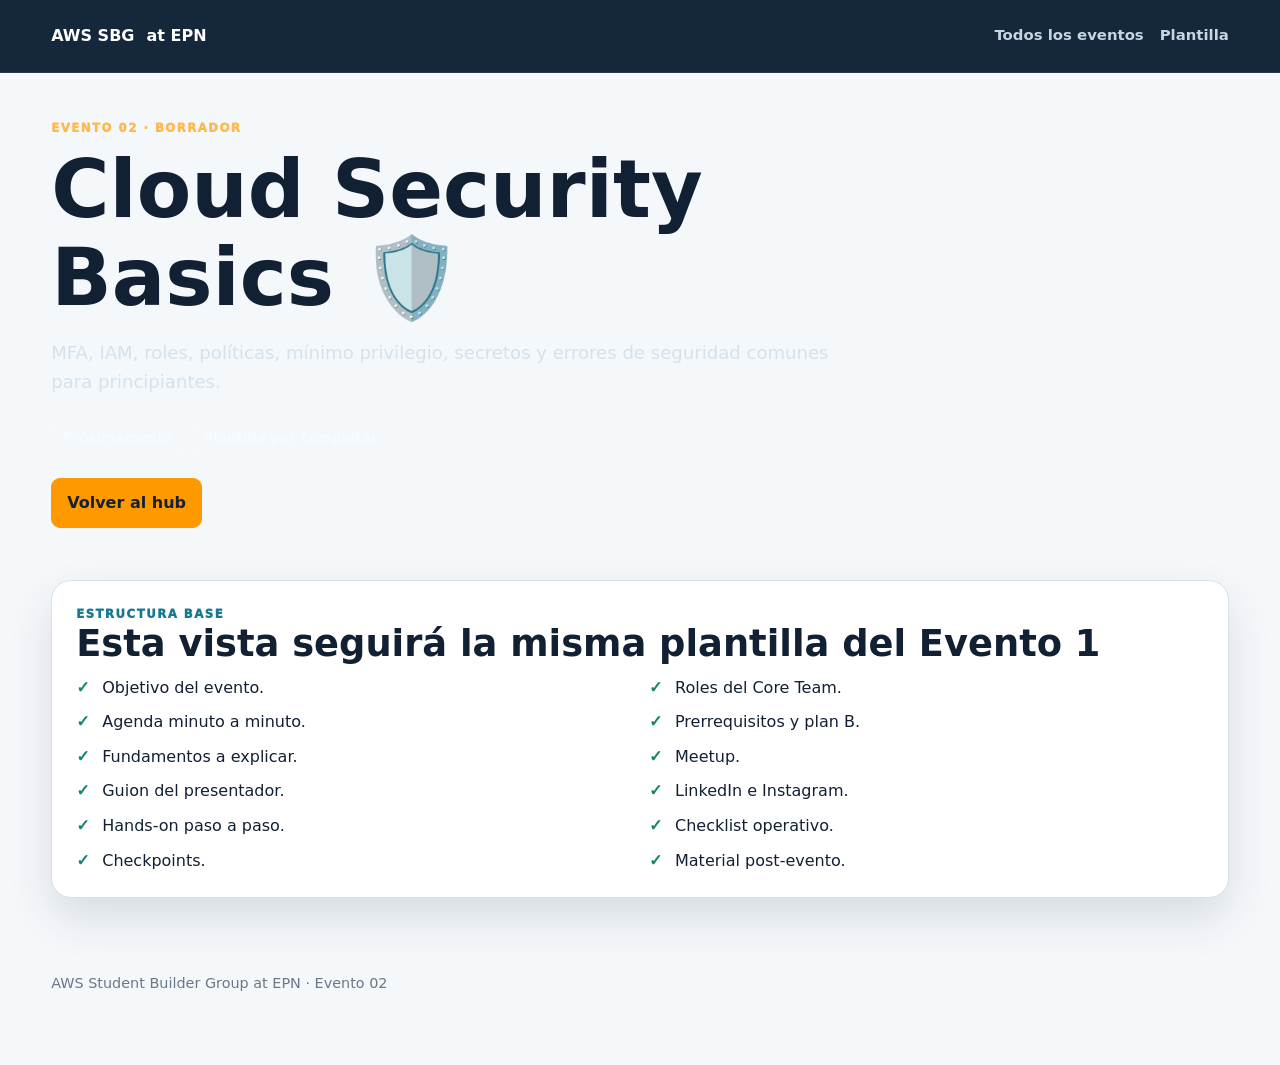
<file: eventos/evento-02/index.html>
<!doctype html><html lang="es"><head><meta charset="utf-8"><meta name="viewport" content="width=device-width,initial-scale=1"><title>Evento 02 · Cloud Security Basics 🛡️</title><link rel="stylesheet" href="../../assets/styles.css"></head><body>
<header class="topbar"><div class="wrap nav"><a class="brand" href="../../">AWS SBG <span>at EPN</span></a><nav class="navlinks"><a href="../../">Todos los eventos</a><a href="#plantilla">Plantilla</a></nav></div></header>
<main class="wrap"><section class="hero"><div class="eyebrow">Evento 02 · Borrador</div><h1>Cloud Security Basics 🛡️</h1><p class="lead">MFA, IAM, roles, políticas, mínimo privilegio, secretos y errores de seguridad comunes para principiantes.</p><div class="chips"><span class="chip">Próximamente</span><span class="chip">Plantilla por completar</span></div><div class="btns"><a class="btn primary" href="../../">Volver al hub</a></div></section>
<section id="plantilla"><div class="card"><div class="kicker">Estructura base</div><h2>Esta vista seguirá la misma plantilla del Evento 1</h2><div class="two"><ul class="check"><li>Objetivo del evento.</li><li>Agenda minuto a minuto.</li><li>Fundamentos a explicar.</li><li>Guion del presentador.</li><li>Hands-on paso a paso.</li><li>Checkpoints.</li></ul><ul class="check"><li>Roles del Core Team.</li><li>Prerrequisitos y plan B.</li><li>Meetup.</li><li>LinkedIn e Instagram.</li><li>Checklist operativo.</li><li>Material post-evento.</li></ul></div></div></section>
<footer class="footer">AWS Student Builder Group at EPN · Evento 02</footer></main></body></html>
</file>
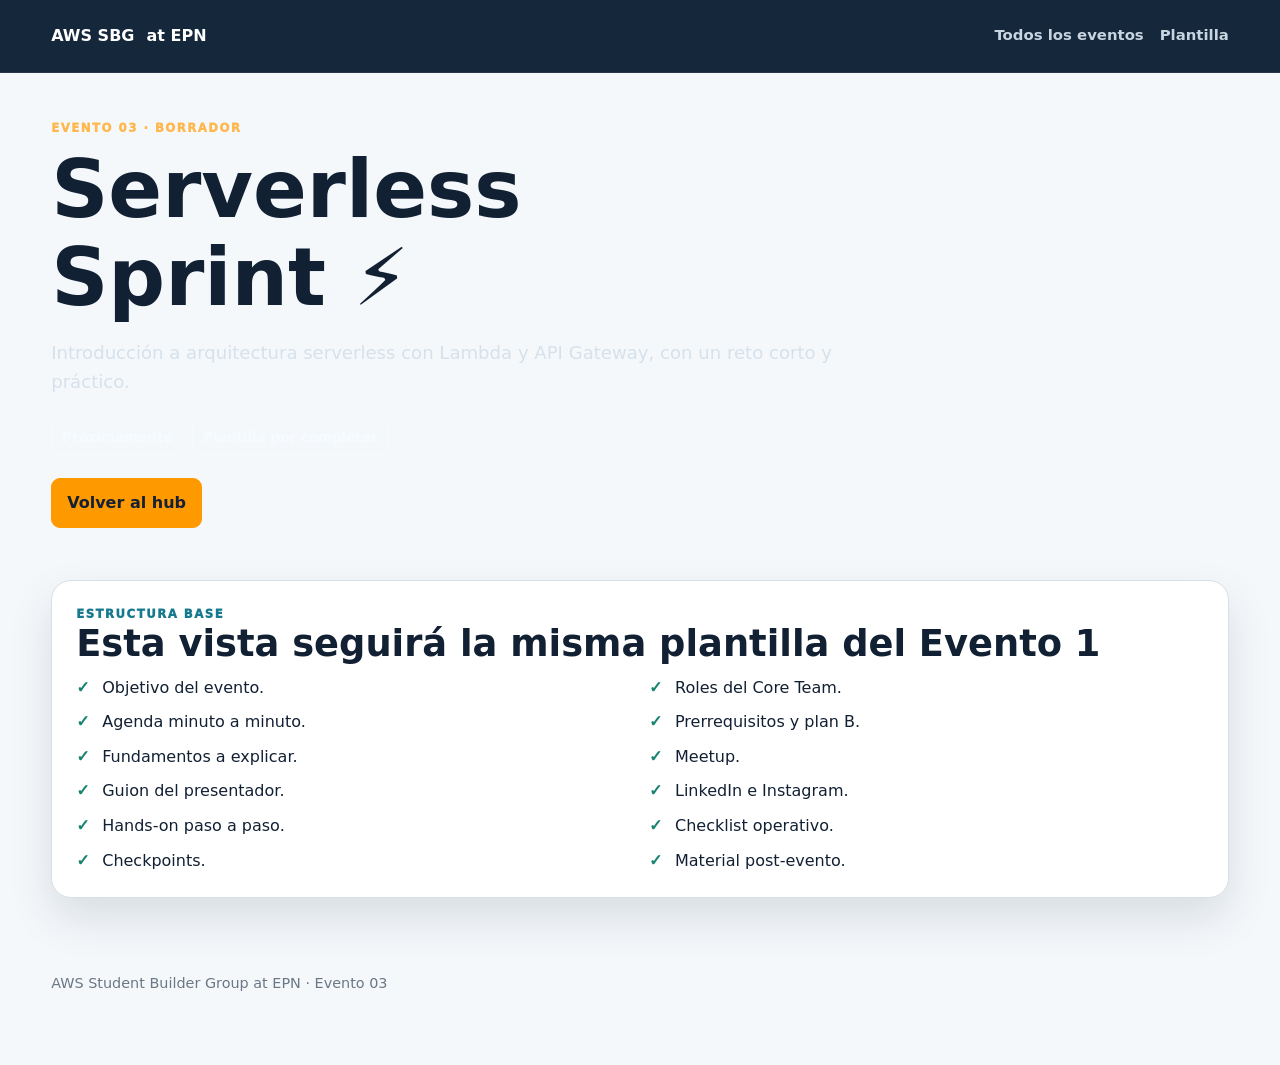
<file: eventos/evento-03/index.html>
<!doctype html><html lang="es"><head><meta charset="utf-8"><meta name="viewport" content="width=device-width,initial-scale=1"><title>Evento 03 · Serverless Sprint ⚡</title><link rel="stylesheet" href="../../assets/styles.css"></head><body>
<header class="topbar"><div class="wrap nav"><a class="brand" href="../../">AWS SBG <span>at EPN</span></a><nav class="navlinks"><a href="../../">Todos los eventos</a><a href="#plantilla">Plantilla</a></nav></div></header>
<main class="wrap"><section class="hero"><div class="eyebrow">Evento 03 · Borrador</div><h1>Serverless Sprint ⚡</h1><p class="lead">Introducción a arquitectura serverless con Lambda y API Gateway, con un reto corto y práctico.</p><div class="chips"><span class="chip">Próximamente</span><span class="chip">Plantilla por completar</span></div><div class="btns"><a class="btn primary" href="../../">Volver al hub</a></div></section>
<section id="plantilla"><div class="card"><div class="kicker">Estructura base</div><h2>Esta vista seguirá la misma plantilla del Evento 1</h2><div class="two"><ul class="check"><li>Objetivo del evento.</li><li>Agenda minuto a minuto.</li><li>Fundamentos a explicar.</li><li>Guion del presentador.</li><li>Hands-on paso a paso.</li><li>Checkpoints.</li></ul><ul class="check"><li>Roles del Core Team.</li><li>Prerrequisitos y plan B.</li><li>Meetup.</li><li>LinkedIn e Instagram.</li><li>Checklist operativo.</li><li>Material post-evento.</li></ul></div></div></section>
<footer class="footer">AWS Student Builder Group at EPN · Evento 03</footer></main></body></html>
</file>
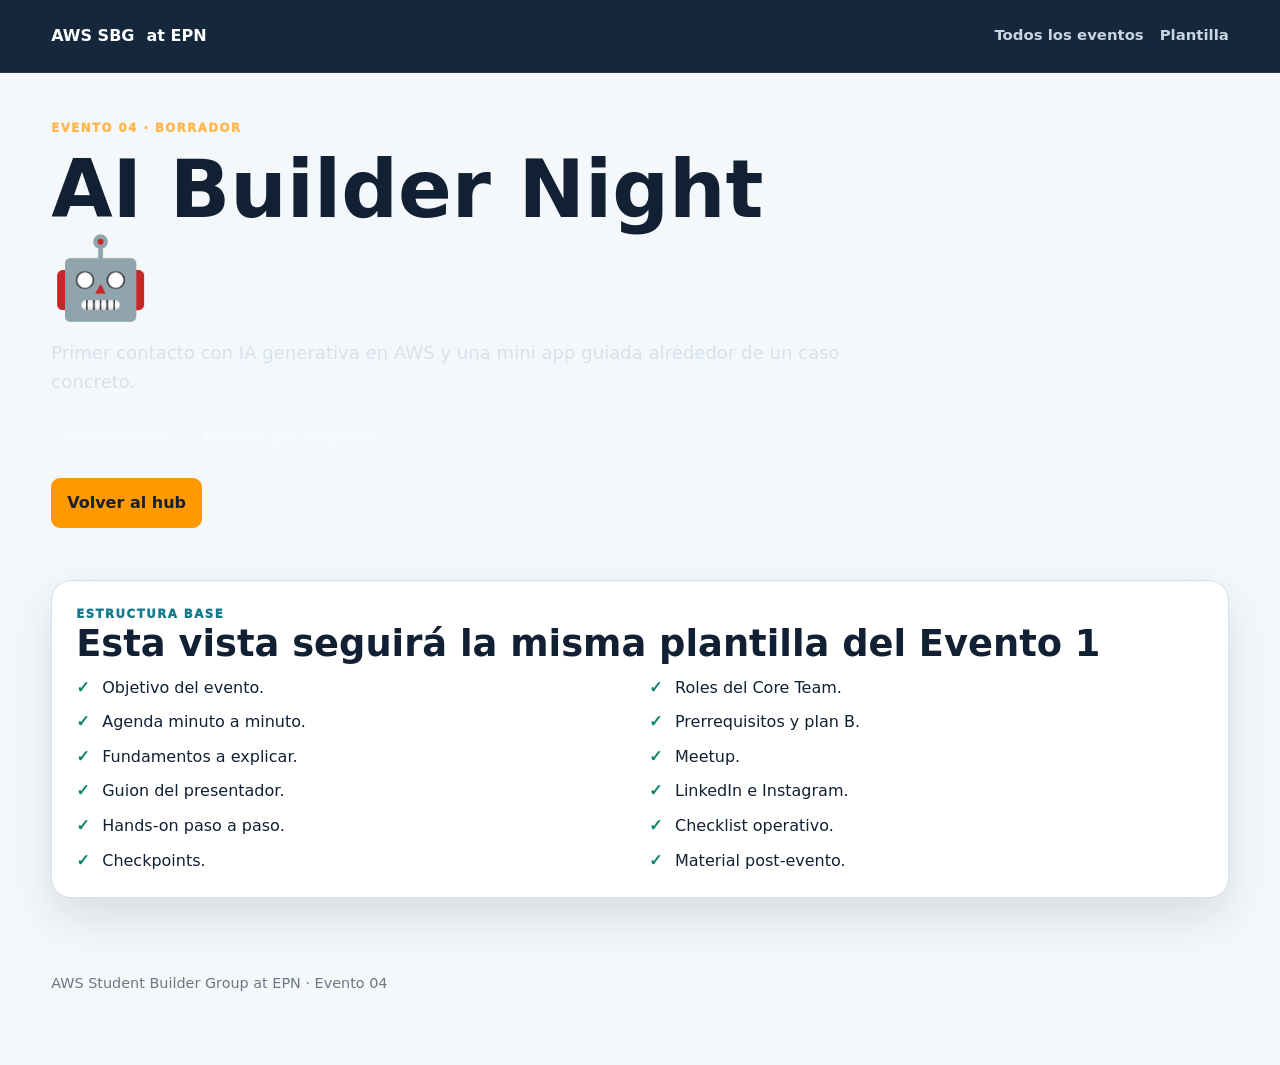
<file: eventos/evento-04/index.html>
<!doctype html><html lang="es"><head><meta charset="utf-8"><meta name="viewport" content="width=device-width,initial-scale=1"><title>Evento 04 · AI Builder Night 🤖</title><link rel="stylesheet" href="../../assets/styles.css"></head><body>
<header class="topbar"><div class="wrap nav"><a class="brand" href="../../">AWS SBG <span>at EPN</span></a><nav class="navlinks"><a href="../../">Todos los eventos</a><a href="#plantilla">Plantilla</a></nav></div></header>
<main class="wrap"><section class="hero"><div class="eyebrow">Evento 04 · Borrador</div><h1>AI Builder Night 🤖</h1><p class="lead">Primer contacto con IA generativa en AWS y una mini app guiada alrededor de un caso concreto.</p><div class="chips"><span class="chip">Próximamente</span><span class="chip">Plantilla por completar</span></div><div class="btns"><a class="btn primary" href="../../">Volver al hub</a></div></section>
<section id="plantilla"><div class="card"><div class="kicker">Estructura base</div><h2>Esta vista seguirá la misma plantilla del Evento 1</h2><div class="two"><ul class="check"><li>Objetivo del evento.</li><li>Agenda minuto a minuto.</li><li>Fundamentos a explicar.</li><li>Guion del presentador.</li><li>Hands-on paso a paso.</li><li>Checkpoints.</li></ul><ul class="check"><li>Roles del Core Team.</li><li>Prerrequisitos y plan B.</li><li>Meetup.</li><li>LinkedIn e Instagram.</li><li>Checklist operativo.</li><li>Material post-evento.</li></ul></div></div></section>
<footer class="footer">AWS Student Builder Group at EPN · Evento 04</footer></main></body></html>
</file>
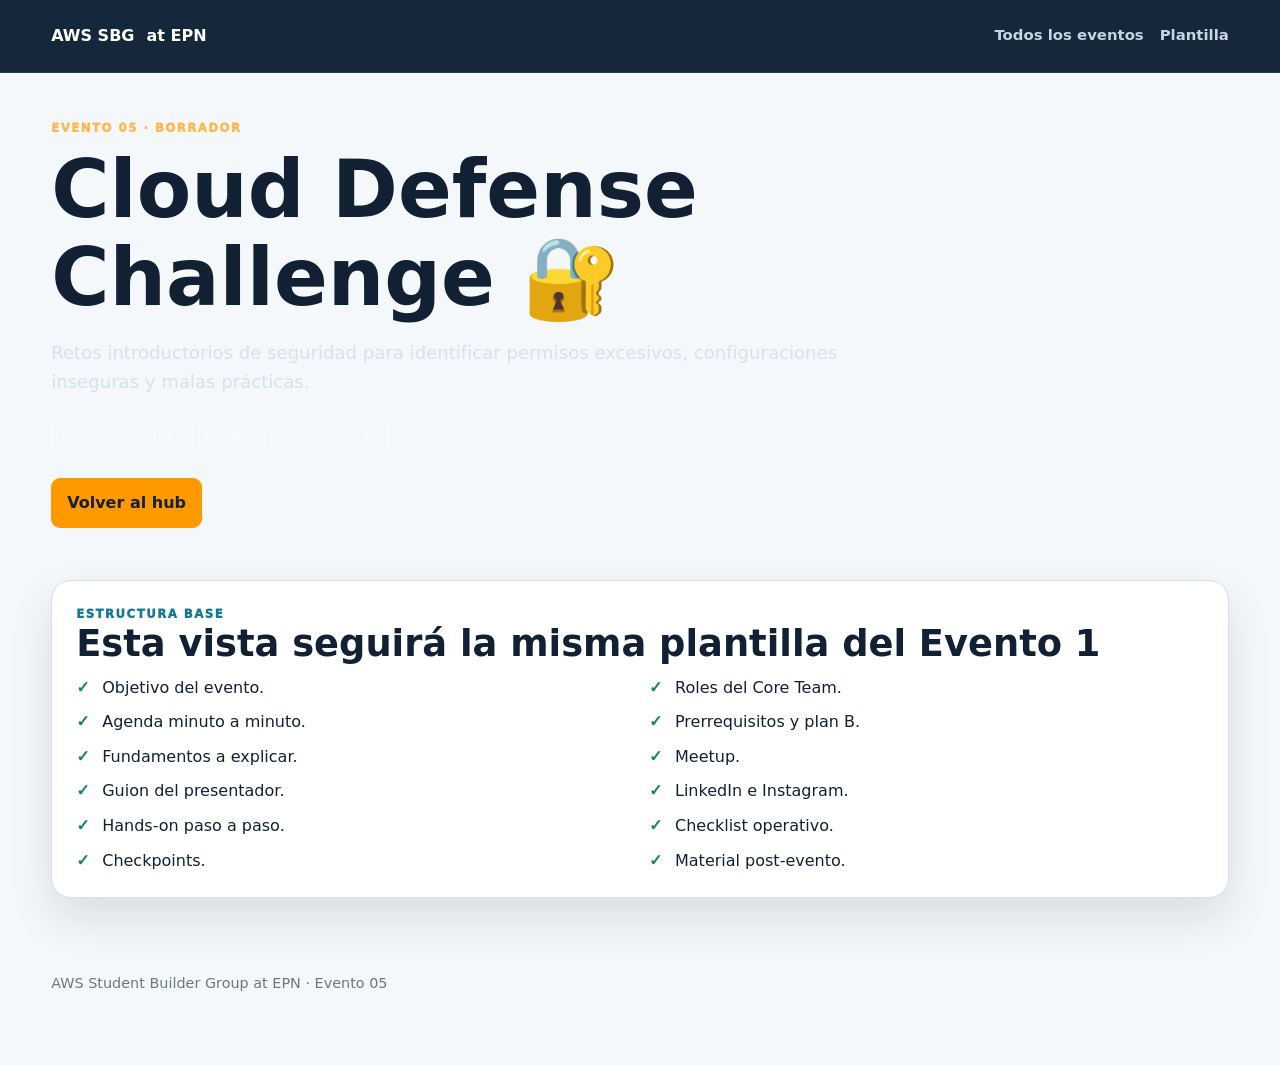
<file: eventos/evento-05/index.html>
<!doctype html><html lang="es"><head><meta charset="utf-8"><meta name="viewport" content="width=device-width,initial-scale=1"><title>Evento 05 · Cloud Defense Challenge 🔐</title><link rel="stylesheet" href="../../assets/styles.css"></head><body>
<header class="topbar"><div class="wrap nav"><a class="brand" href="../../">AWS SBG <span>at EPN</span></a><nav class="navlinks"><a href="../../">Todos los eventos</a><a href="#plantilla">Plantilla</a></nav></div></header>
<main class="wrap"><section class="hero"><div class="eyebrow">Evento 05 · Borrador</div><h1>Cloud Defense Challenge 🔐</h1><p class="lead">Retos introductorios de seguridad para identificar permisos excesivos, configuraciones inseguras y malas prácticas.</p><div class="chips"><span class="chip">Próximamente</span><span class="chip">Plantilla por completar</span></div><div class="btns"><a class="btn primary" href="../../">Volver al hub</a></div></section>
<section id="plantilla"><div class="card"><div class="kicker">Estructura base</div><h2>Esta vista seguirá la misma plantilla del Evento 1</h2><div class="two"><ul class="check"><li>Objetivo del evento.</li><li>Agenda minuto a minuto.</li><li>Fundamentos a explicar.</li><li>Guion del presentador.</li><li>Hands-on paso a paso.</li><li>Checkpoints.</li></ul><ul class="check"><li>Roles del Core Team.</li><li>Prerrequisitos y plan B.</li><li>Meetup.</li><li>LinkedIn e Instagram.</li><li>Checklist operativo.</li><li>Material post-evento.</li></ul></div></div></section>
<footer class="footer">AWS Student Builder Group at EPN · Evento 05</footer></main></body></html>
</file>
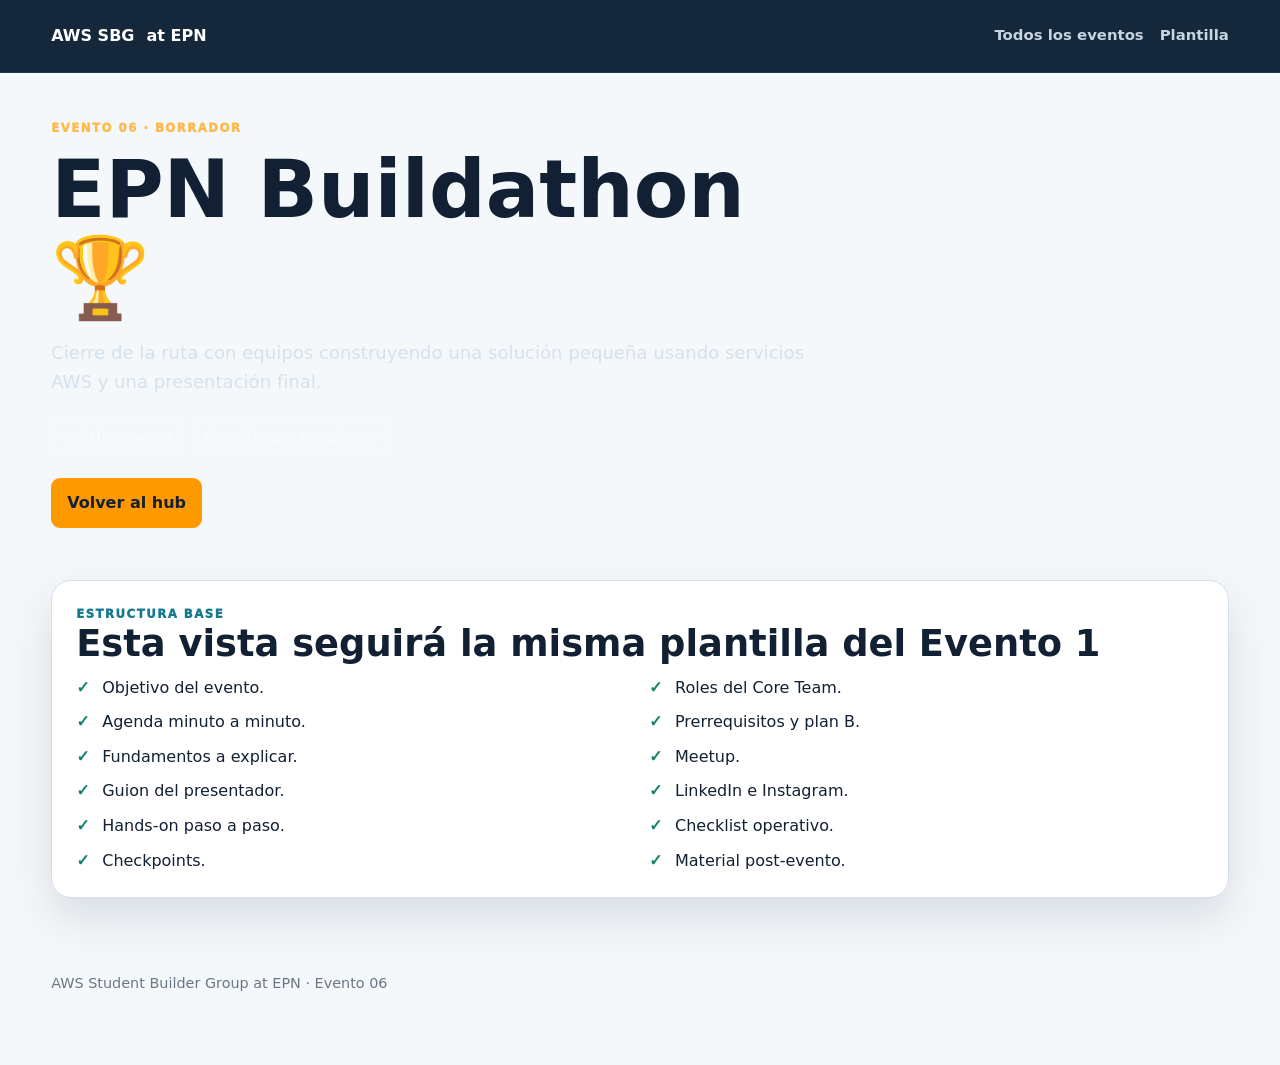
<file: eventos/evento-06/index.html>
<!doctype html><html lang="es"><head><meta charset="utf-8"><meta name="viewport" content="width=device-width,initial-scale=1"><title>Evento 06 · EPN Buildathon 🏆</title><link rel="stylesheet" href="../../assets/styles.css"></head><body>
<header class="topbar"><div class="wrap nav"><a class="brand" href="../../">AWS SBG <span>at EPN</span></a><nav class="navlinks"><a href="../../">Todos los eventos</a><a href="#plantilla">Plantilla</a></nav></div></header>
<main class="wrap"><section class="hero"><div class="eyebrow">Evento 06 · Borrador</div><h1>EPN Buildathon 🏆</h1><p class="lead">Cierre de la ruta con equipos construyendo una solución pequeña usando servicios AWS y una presentación final.</p><div class="chips"><span class="chip">Próximamente</span><span class="chip">Plantilla por completar</span></div><div class="btns"><a class="btn primary" href="../../">Volver al hub</a></div></section>
<section id="plantilla"><div class="card"><div class="kicker">Estructura base</div><h2>Esta vista seguirá la misma plantilla del Evento 1</h2><div class="two"><ul class="check"><li>Objetivo del evento.</li><li>Agenda minuto a minuto.</li><li>Fundamentos a explicar.</li><li>Guion del presentador.</li><li>Hands-on paso a paso.</li><li>Checkpoints.</li></ul><ul class="check"><li>Roles del Core Team.</li><li>Prerrequisitos y plan B.</li><li>Meetup.</li><li>LinkedIn e Instagram.</li><li>Checklist operativo.</li><li>Material post-evento.</li></ul></div></div></section>
<footer class="footer">AWS Student Builder Group at EPN · Evento 06</footer></main></body></html>
</file>
<file: assets/styles.css>
:root{
  --navy:#0b1f33;
  --navy2:#102a45;
  --navy3:#173958;
  --sky:#55c8df;
  --sky2:#9fe6f2;
  --orange:#ff9900;
  --orange2:#ffb84d;
  --white:#ffffff;
  --ice:#f5f8fb;
  --line:#d7e0e8;
  --ink:#122033;
  --muted:#607084;
  --green:#24644f;
  --burgundy:#6a2635;
  --shadow:0 20px 45px rgba(11,31,51,.12);
  --r:20px;
}
*{box-sizing:border-box}
html{scroll-behavior:smooth}
body{margin:0;background:var(--ice);color:var(--ink);font:16px/1.6 Inter,ui-sans-serif,system-ui,-apple-system,"Segoe UI",sans-serif}
a{color:inherit}.wrap{width:min(1180px,92%);margin:auto}
.topbar{position:sticky;top:0;z-index:40;background:rgba(11,31,51,.96);border-bottom:1px solid rgba(255,255,255,.08);backdrop-filter:blur(12px)}
.nav{min-height:72px;display:flex;align-items:center;justify-content:space-between;gap:18px}
.brand{display:flex;align-items:center;gap:12px;text-decoration:none;color:#fff;font-weight:900}
.brand-shield{width:40px;height:44px;clip-path:polygon(50% 0,93% 16%,86% 72%,50% 100%,14% 72%,7% 16%);background:var(--sky);display:grid;place-items:center;color:var(--navy);font-size:.67rem;font-weight:1000;letter-spacing:.06em;box-shadow:0 0 0 5px rgba(85,200,223,.08)}
.brand-sub{display:block;font-size:.67rem;letter-spacing:.11em;text-transform:uppercase;color:#a9bed1;font-weight:800}
.brand-main{line-height:1.05}
.navlinks{display:flex;gap:16px;flex-wrap:wrap}.navlinks a{text-decoration:none;color:#c8d5e1;font-weight:760;font-size:.93rem}.navlinks a:hover{color:#fff}
.hero{padding:46px 0 28px}
.hero-shell{position:relative;overflow:hidden;background:var(--navy);color:#fff;border-radius:26px;min-height:520px;display:grid;grid-template-columns:72px 1fr 340px;box-shadow:var(--shadow);border:1px solid #163b5d}
.hero-shell:before{content:"";position:absolute;inset:0;background:
linear-gradient(90deg,transparent 0 74%,rgba(255,255,255,.025) 74% 74.4%,transparent 74.4%),
repeating-linear-gradient(0deg,transparent 0 44px,rgba(85,200,223,.045) 45px 46px,transparent 47px 92px);pointer-events:none}
.hero-rail{position:relative;z-index:2;border-right:1px solid rgba(255,255,255,.11);display:flex;align-items:center;justify-content:center;overflow:hidden}
.hero-rail span{writing-mode:vertical-rl;transform:rotate(180deg);letter-spacing:.18em;text-transform:uppercase;font-size:.72rem;color:#9bcfe0;font-weight:950}
.hero-copy{position:relative;z-index:2;padding:52px 44px 46px}
.hero-art{position:relative;z-index:2;border-left:1px solid rgba(255,255,255,.1);display:flex;align-items:center;justify-content:center;min-height:100%}
.circuit{width:250px;height:330px;position:relative}
.circuit:before,.circuit:after{content:"";position:absolute;border:2px solid var(--sky);border-radius:24px}
.circuit:before{inset:28px 38px 54px 28px;border-right-color:transparent;border-bottom-color:transparent}
.circuit:after{inset:92px 10px 14px 86px;border-left-color:transparent;border-top-color:transparent;border-color:var(--orange);border-left-color:transparent;border-top-color:transparent}
.trace{position:absolute;background:var(--sky);height:2px;width:110px;right:24px;top:82px;box-shadow:0 66px 0 var(--sky),-64px 152px 0 var(--sky)}
.trace:after{content:"";position:absolute;right:-5px;top:-4px;width:10px;height:10px;border:2px solid var(--sky);border-radius:50%;background:var(--navy)}
.cloud-mark{position:absolute;left:52px;bottom:62px;width:110px;height:56px;border:3px solid #fff;border-radius:40px 40px 30px 30px}
.cloud-mark:before{content:"";position:absolute;width:48px;height:48px;border:3px solid #fff;border-radius:50%;left:27px;top:-27px;background:var(--navy)}
.eyebrow,.kicker{text-transform:uppercase;letter-spacing:.13em;font-size:.73rem;font-weight:1000}.eyebrow{color:var(--orange2)}.kicker{color:#16798d}
h1,h2,h3{line-height:1.1;margin:0 0 .65rem}.hero h1{font-size:clamp(2.6rem,6.2vw,5rem);max-width:760px;margin:.55rem 0 1rem}.hero h1 span{color:var(--sky)}h2{font-size:clamp(1.65rem,3vw,2.3rem)}
.lead{font-size:1.13rem;color:#d5e1eb;max-width:790px}.chips{display:flex;gap:9px;flex-wrap:wrap;margin:22px 0}.chip{display:inline-flex;align-items:center;gap:6px;border:1px solid rgba(255,255,255,.15);border-radius:8px;padding:7px 10px;background:rgba(255,255,255,.05);font-size:.84rem;font-weight:850;color:#f6fbff}.btns{display:flex;gap:11px;flex-wrap:wrap}.btn{display:inline-flex;align-items:center;justify-content:center;gap:8px;text-decoration:none;border-radius:9px;padding:11px 15px;font-weight:900;border:1px solid #c9d4dd;background:#fff;color:var(--navy)}.btn.primary{background:var(--orange);border-color:var(--orange);color:#142033}.btn.dark{background:var(--navy);color:#fff;border-color:var(--navy)}
section{padding:24px 0}.grid{display:grid;grid-template-columns:repeat(3,minmax(0,1fr));gap:18px}.two{display:grid;grid-template-columns:repeat(2,minmax(0,1fr));gap:18px}
.card{background:#fff;border:1px solid var(--line);border-radius:var(--r);padding:24px;box-shadow:var(--shadow);position:relative;overflow:hidden}
.card.badged:before{content:"";position:absolute;left:0;top:0;width:8px;height:100%;background:linear-gradient(var(--sky),var(--orange))}
.event-card{min-height:330px;display:flex;flex-direction:column}.event-card .spacer{flex:1}.event-card .event-badge{width:64px;height:70px;clip-path:polygon(50% 0,93% 16%,86% 72%,50% 100%,14% 72%,7% 16%);background:var(--navy);color:#fff;display:grid;place-items:center;text-align:center;font-size:.72rem;font-weight:1000;line-height:1.05;margin-bottom:14px}.event-card:nth-child(2n) .event-badge{background:var(--burgundy)}.event-card:nth-child(3n) .event-badge{background:var(--green)}
.status{display:inline-flex;align-items:center;gap:6px;width:max-content;border-radius:6px;padding:5px 8px;font-size:.73rem;font-weight:950;margin-bottom:12px;border:1px solid #ccd8e1;background:#f7fafc}.status.live{color:#1f624d;border-color:#afd1c4;background:#eff9f5}.status.soon{color:#8b5700;border-color:#efd2a2;background:#fff8e9}
.muted,.event-card p{color:var(--muted)}
.sticker-row{display:flex;gap:10px;flex-wrap:wrap;margin-top:16px}.sticker{display:inline-flex;align-items:center;gap:7px;background:#fff;border:2px solid var(--navy);padding:7px 10px;border-radius:10px;font-weight:900;box-shadow:3px 3px 0 var(--sky)}.sticker.orange{box-shadow:3px 3px 0 var(--orange)}.sticker.green{box-shadow:3px 3px 0 #4d8f74}
.palette{display:flex;gap:10px;flex-wrap:wrap;margin-top:15px}.swatch{width:74px;height:74px;border-radius:12px;border:1px solid rgba(0,0,0,.08);display:flex;align-items:flex-end;padding:7px;font-size:.65rem;font-weight:1000;color:#fff}.swatch.navy{background:var(--navy)}.swatch.sky{background:var(--sky);color:var(--navy)}.swatch.orange{background:var(--orange);color:#162033}.swatch.white{background:#fff;color:var(--navy)}.swatch.wine{background:var(--burgundy)}.swatch.green{background:var(--green)}
.concept{background:#fff;border:1px solid var(--line);border-radius:16px;padding:19px}.concept .tag{display:inline-block;background:var(--navy);color:#fff;padding:4px 8px;border-radius:5px;font-size:.69rem;font-weight:950;margin-bottom:8px}.concept.orange .tag{background:var(--orange);color:#172033}.concept.green .tag{background:var(--green)}.concept.purple .tag{background:var(--burgundy)}
.check{list-style:none;padding:0;margin:0;display:grid;gap:9px}.check li{padding-left:26px;position:relative}.check li:before{content:"✓";position:absolute;left:0;color:#16836f;font-weight:1000}
.timeline{display:grid;gap:12px}.slot{display:grid;grid-template-columns:120px 1fr;gap:18px;padding:18px;border:1px solid var(--line);border-radius:15px;background:#fbfdff}.time{font-weight:1000;color:#a86200}.note{padding:14px 16px;border-left:5px solid var(--sky);background:#effafd;border-radius:10px}.speaker{padding:14px 16px;border-left:5px solid var(--orange);background:#fff6e7;border-radius:10px}.code{background:var(--navy);color:#e8f6fb;border-radius:12px;padding:16px;overflow:auto;font:14px/1.6 ui-monospace,SFMono-Regular,Menlo,monospace}
table{width:100%;border-collapse:collapse}th,td{text-align:left;padding:12px;border-bottom:1px solid var(--line);vertical-align:top}th{color:#12748a}
.copybox{position:relative}.copybox button{position:absolute;right:14px;top:14px;border:1px solid #b8c5d0;background:#fff;padding:7px 10px;border-radius:8px;font-weight:850;cursor:pointer}.copytext{white-space:pre-wrap;border:1px solid var(--line);border-radius:12px;background:#fbfdff;padding:19px;color:#26364d}
.ref-grid{display:grid;grid-template-columns:repeat(3,1fr);gap:14px}.ref{border:1px solid var(--line);border-radius:14px;padding:17px;background:#fff}.ref strong{display:block;color:var(--navy);margin-bottom:5px}
.footer{padding:50px 0 70px;color:#6a7785;font-size:.9rem}
@media(max-width:980px){.hero-shell{grid-template-columns:58px 1fr}.hero-art{display:none}.grid,.ref-grid{grid-template-columns:repeat(2,1fr)}}@media(max-width:720px){.grid,.two,.ref-grid{grid-template-columns:1fr}.slot{grid-template-columns:1fr}.navlinks{display:none}.hero-shell{grid-template-columns:1fr}.hero-rail{display:none}.hero-copy{padding:36px 26px}.copybox button{position:static;margin-bottom:10px}}


/* --- Merch ZIP gallery / event template v2 --- */
.hero-merch{
  display:grid;
  grid-template-columns:minmax(0,1.08fr) minmax(340px,.92fr);
  min-height:600px;
  background:var(--navy);
  border-radius:28px;
  overflow:hidden;
  box-shadow:var(--shadow);
  border:1px solid #163b5d;
}
.hero-merch-copy{padding:clamp(34px,5vw,64px);color:#fff;display:flex;flex-direction:column;justify-content:center}
.hero-merch-visual{position:relative;min-height:520px;background:#fff;overflow:hidden}
.hero-merch-visual img{width:100%;height:100%;object-fit:cover;object-position:center;display:block}
.hero-merch-visual:after{content:"";position:absolute;inset:0;box-shadow:inset 40px 0 65px rgba(11,31,51,.23);pointer-events:none}
.hero-merch .lead{color:#dbe7f0}
.zip-badge{display:inline-flex;width:max-content;align-items:center;gap:8px;background:rgba(85,200,223,.12);border:1px solid rgba(85,200,223,.45);color:#bfeaf2;padding:7px 10px;border-radius:8px;font-size:.75rem;font-weight:950;letter-spacing:.09em;text-transform:uppercase;margin-bottom:16px}
.section-head{display:flex;align-items:end;justify-content:space-between;gap:20px;margin-bottom:18px}
.section-head p{max-width:720px;margin:0;color:var(--muted)}
.merch-board{background:#fff;border:1px solid var(--line);border-radius:22px;overflow:hidden;box-shadow:var(--shadow)}
.merch-board img{width:100%;height:auto;display:block}
.merch-board-caption{padding:16px 20px;color:var(--muted);font-size:.9rem;border-top:1px solid var(--line)}
.merch-grid{display:grid;grid-template-columns:repeat(4,minmax(0,1fr));gap:16px}
.merch-card{background:#fff;border:1px solid var(--line);border-radius:17px;overflow:hidden;box-shadow:0 12px 30px rgba(11,31,51,.08);transition:.2s transform,.2s box-shadow}
.merch-card:hover{transform:translateY(-3px);box-shadow:0 18px 38px rgba(11,31,51,.13)}
.merch-thumb{aspect-ratio:1/1;background-image:url('./merch/merch-contact.jpg');background-repeat:no-repeat;background-size:300% 500%;background-color:#eef3f7}
.merch-card .body{padding:14px 15px 16px}.merch-card h3{font-size:1rem;margin:0 0 5px}.merch-card p{font-size:.86rem;color:var(--muted);margin:0}
.m1{background-position:0% 0%}.m2{background-position:50% 0%}.m3{background-position:100% 0%}
.m4{background-position:0% 25%}.m5{background-position:50% 25%}.m6{background-position:100% 25%}
.m7{background-position:0% 50%}.m8{background-position:50% 50%}.m9{background-position:100% 50%}
.m10{background-position:0% 75%}.m11{background-position:50% 75%}.m12{background-position:100% 75%}
.m13{background-position:0% 100%}
.template-anatomy{display:grid;grid-template-columns:repeat(5,minmax(0,1fr));gap:12px}
.anatomy-step{background:#fff;border:1px solid var(--line);border-radius:15px;padding:16px;position:relative}
.anatomy-step b{display:block;color:var(--navy);margin-bottom:5px}.anatomy-step span{font-size:.85rem;color:var(--muted)}
.anatomy-step:before{content:attr(data-step);display:grid;place-items:center;width:28px;height:28px;border-radius:8px;background:var(--navy);color:#fff;font-size:.72rem;font-weight:1000;margin-bottom:10px}
.event-theme-bar{display:flex;height:9px;border-radius:999px;overflow:hidden;margin:18px 0 8px}.event-theme-bar i{flex:1}.event-theme-bar i:nth-child(1){background:var(--navy)}.event-theme-bar i:nth-child(2){background:var(--sky)}.event-theme-bar i:nth-child(3){background:var(--orange)}.event-theme-bar i:nth-child(4){background:var(--burgundy)}.event-theme-bar i:nth-child(5){background:var(--green)}
.merch-callout{display:grid;grid-template-columns:1fr 1fr;gap:18px;align-items:center}
.merch-callout .crop{min-height:330px;border-radius:18px;background-image:url('./merch/merch-contact.jpg');background-repeat:no-repeat;background-size:300% 500%;box-shadow:var(--shadow)}
@media(max-width:1020px){
 .hero-merch{grid-template-columns:1fr}.hero-merch-visual{min-height:420px}
 .merch-grid{grid-template-columns:repeat(3,1fr)}
 .template-anatomy{grid-template-columns:repeat(3,1fr)}
}
@media(max-width:720px){
 .merch-grid{grid-template-columns:repeat(2,1fr)}
 .template-anatomy{grid-template-columns:1fr}
 .merch-callout{grid-template-columns:1fr}
 .hero-merch-visual{min-height:330px}
}
</file>
